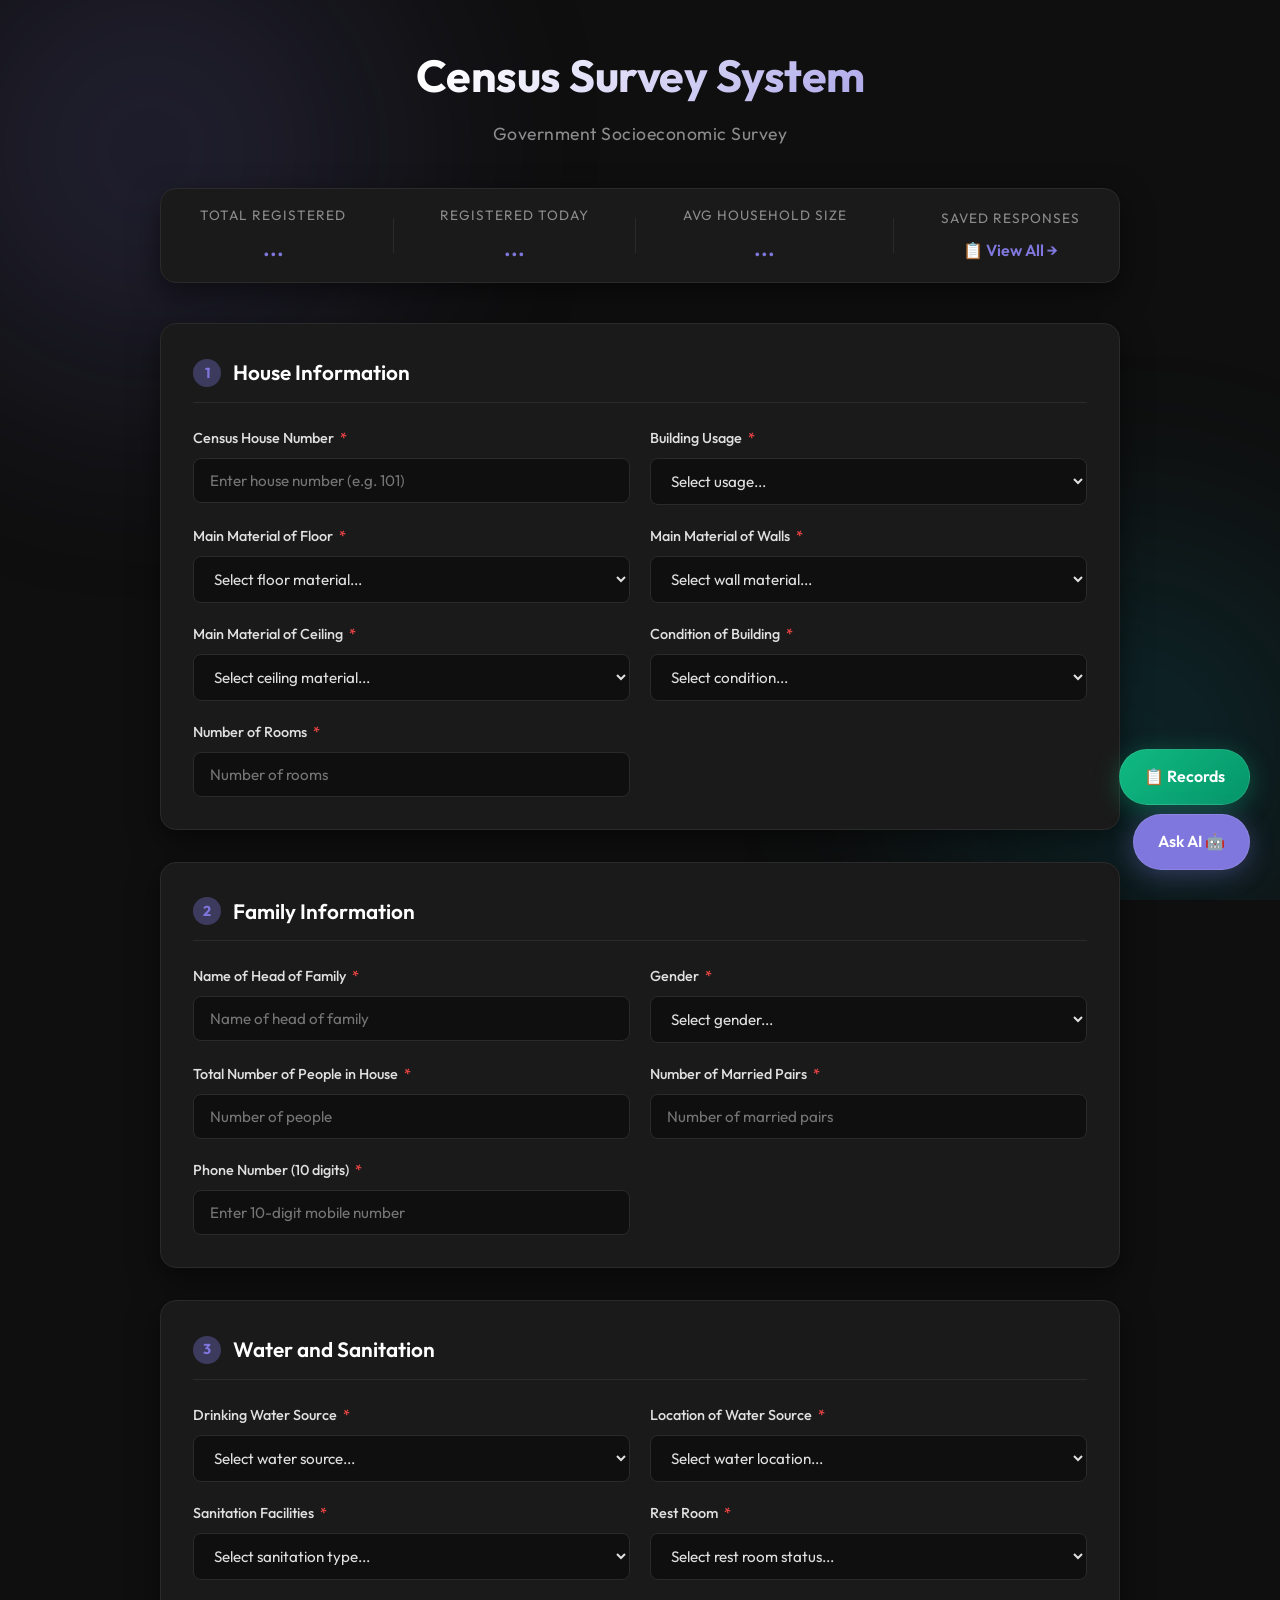
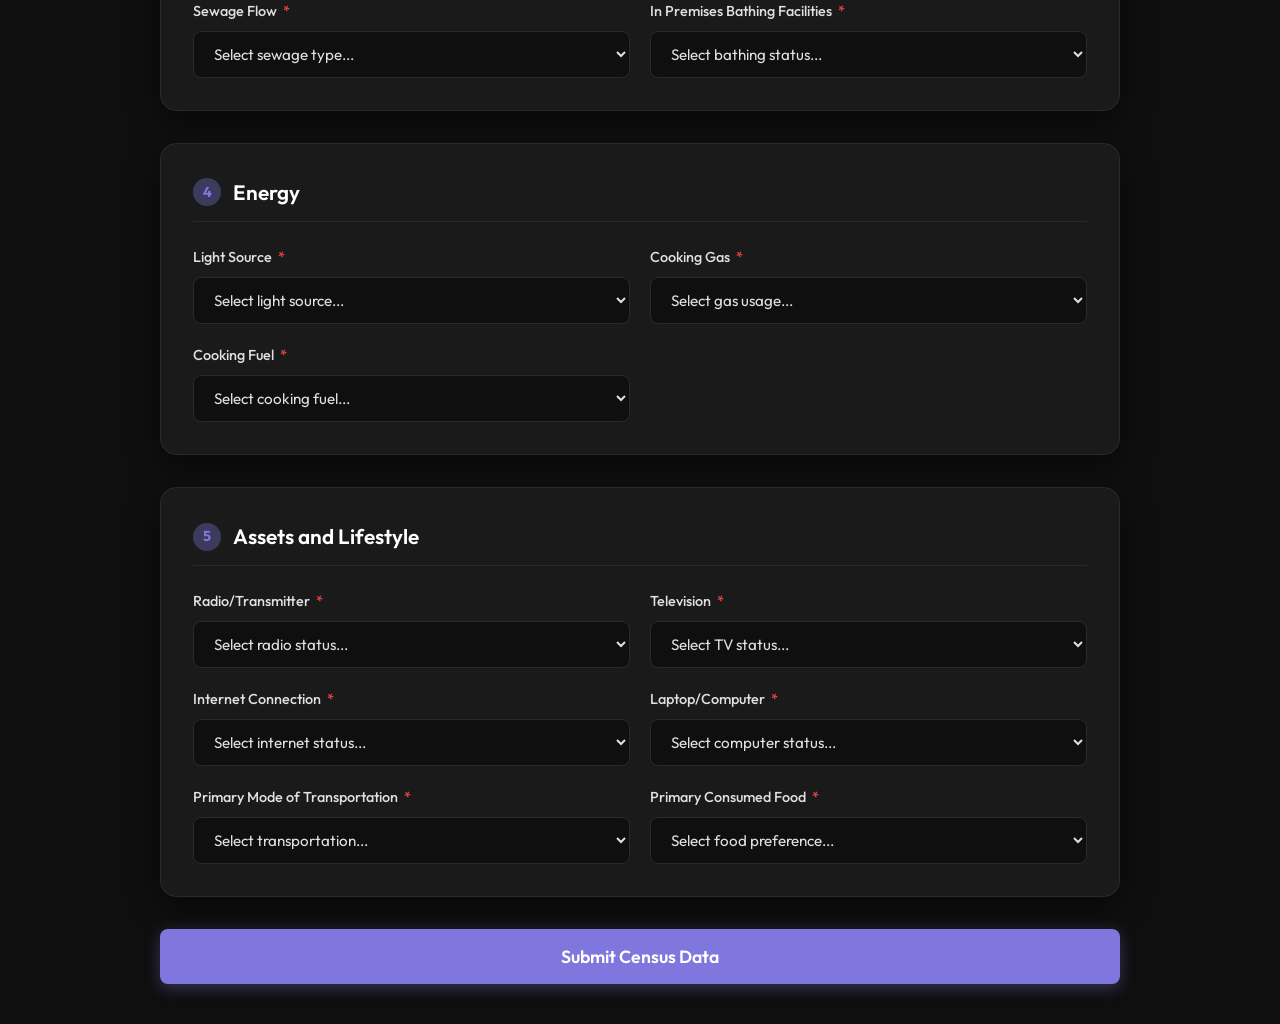
<file: index.html>
<!DOCTYPE html>
<html lang="en">
<head>
    <meta charset="UTF-8">
    <meta name="viewport" content="width=device-width, initial-scale=1.0">
    <meta name="description" content="Census Survey System - Government Socioeconomic Survey">
    <title>Census Survey System</title>
    <link rel="stylesheet" href="css/style.css">
</head>
<body>
    <div class="bg-decor"></div>

    <div class="toast-container" id="toast-container"></div>

    <div class="app-container">
        <!-- Header -->
        <header>
            <h1 id="main-title">Census Survey System</h1>
            <p class="subtitle">Government Socioeconomic Survey</p>
        </header>

        <!-- Stats Bar -->
        <div class="stats-bar">
            <div class="stats-item">
                <span class="stats-label">Total Registered</span>
                <span class="stats-value" id="stat-total">...</span>
            </div>
            <div class="stats-divider"></div>
            <div class="stats-item">
                <span class="stats-label">Registered Today</span>
                <span class="stats-value" id="stat-today">...</span>
            </div>
            <div class="stats-divider"></div>
            <div class="stats-item">
                <span class="stats-label">Avg Household Size</span>
                <span class="stats-value" id="stat-avg-size">...</span>
            </div>
            <div class="stats-divider"></div>
            <div class="stats-item">
                <a href="records.html" style="text-decoration:none; color:inherit; display:flex; flex-direction:column; align-items:center; gap:4px;">
                    <span class="stats-label">Saved Responses</span>
                    <span class="stats-value" style="font-size:1rem; display:flex; align-items:center; gap:6px;">📋 View All →</span>
                </a>
            </div>
        </div>

        <!-- Census Survey Form -->
        <form class="survey-form" id="censusForm">
            <!-- SECTION 1 -->
            <div class="form-section">
                <h2 class="section-title">
                    <span class="section-number">1</span>
                    House Information
                </h2>
                <div class="form-grid">
                    <div class="form-group">
                        <label for="census_house_number">Census House Number <span class="req">*</span></label>
                        <input type="text" id="census_house_number" name="census_house_number" placeholder="Enter house number (e.g. 101)" required>
                    </div>
                    <div class="form-group">
                        <label for="building_usage">Building Usage <span class="req">*</span></label>
                        <select id="building_usage" name="building_usage" required onchange="handleBuildingUsageChange()">
                            <option value="" disabled selected>Select usage...</option>
                            <option value="Residential">Residential</option>
                            <option value="Residential-cum-other use">Residential-cum-other use</option>
                            <option value="Shop">Shop</option>
                            <option value="Office">Office</option>
                            <option value="School">School</option>
                            <option value="Other">Other</option>
                        </select>
                    </div>
                    <div class="form-group">
                        <label for="floor_material">Main Material of Floor <span class="req">*</span></label>
                        <select id="floor_material" name="floor_material" required>
                            <option value="" disabled selected>Select floor material...</option>
                            <option value="Mud/Dirt">Mud/Dirt</option>
                            <option value="Wood">Wood</option>
                            <option value="Brick">Brick</option>
                            <option value="Cement">Cement</option>
                            <option value="Mosaic/Tile">Mosaic/Tile</option>
                            <option value="Stone">Stone</option>
                            <option value="Other">Other</option>
                        </select>
                    </div>
                    <div class="form-group">
                        <label for="wall_material">Main Material of Walls <span class="req">*</span></label>
                        <select id="wall_material" name="wall_material" required>
                            <option value="" disabled selected>Select wall material...</option>
                            <option value="Grass/Thatch">Grass/Thatch</option>
                            <option value="Plastic/Polythene">Plastic/Polythene</option>
                            <option value="Mud">Mud</option>
                            <option value="Wood">Wood</option>
                            <option value="Burnt Brick">Burnt Brick</option>
                            <option value="Stone">Stone</option>
                            <option value="Cement">Cement</option>
                            <option value="Other">Other</option>
                        </select>
                    </div>
                    <div class="form-group">
                        <label for="ceiling_material">Main Material of Ceiling <span class="req">*</span></label>
                        <select id="ceiling_material" name="ceiling_material" required>
                            <option value="" disabled selected>Select ceiling material...</option>
                            <option value="Grass/Thatch">Grass/Thatch</option>
                            <option value="Plastic">Plastic</option>
                            <option value="Wood">Wood</option>
                            <option value="Brick/Lime">Brick/Lime</option>
                            <option value="Tiles">Tiles</option>
                            <option value="Cement">Cement</option>
                            <option value="RCC">RCC</option>
                            <option value="Other">Other</option>
                        </select>
                    </div>
                    <div class="form-group">
                        <label for="building_condition">Condition of Building <span class="req">*</span></label>
                        <select id="building_condition" name="building_condition" required>
                            <option value="" disabled selected>Select condition...</option>
                            <option value="Good">Good</option>
                            <option value="Liveable">Liveable</option>
                            <option value="Dilapidated">Dilapidated</option>
                        </select>
                    </div>
                    <div class="form-group">
                        <label for="rooms">Number of Rooms <span class="req">*</span></label>
                        <input type="number" id="rooms" name="rooms" min="0" placeholder="Number of rooms" required>
                    </div>
                </div>
            </div>

            <!-- SECTION 2 -->
            <div class="form-section">
                <h2 class="section-title">
                    <span class="section-number">2</span>
                    Family Information
                </h2>
                <div class="form-grid">
                    <div class="form-group">
                        <label for="head_of_family_name">Name of Head of Family <span class="req" id="head-req">*</span></label>
                        <input type="text" id="head_of_family_name" name="head_of_family_name" placeholder="Name of head of family" required>
                    </div>
                    <div class="form-group">
                        <label for="gender">Gender <span class="req" id="gender-req">*</span></label>
                        <select id="gender" name="gender" required>
                            <option value="" disabled selected>Select gender...</option>
                            <option value="Male">Male</option>
                            <option value="Female">Female</option>
                            <option value="Other">Other</option>
                        </select>
                    </div>
                    <div class="form-group">
                        <label for="number_of_people">Total Number of People in House <span class="req">*</span></label>
                        <input type="number" id="number_of_people" name="number_of_people" min="0" placeholder="Number of people" required>
                    </div>
                    <div class="form-group">
                        <label for="married_pairs">Number of Married Pairs <span class="req">*</span></label>
                        <input type="number" id="married_pairs" name="married_pairs" min="0" placeholder="Number of married pairs" required>
                    </div>
                    <div class="form-group">
                        <label for="phone_number">Phone Number (10 digits) <span class="req">*</span></label>
                        <input type="tel" id="phone_number" name="phone_number" placeholder="Enter 10-digit mobile number" maxlength="10" required>
                    </div>
                </div>
            </div>

            <!-- SECTION 3 -->
            <div class="form-section">
                <h2 class="section-title">
                    <span class="section-number">3</span>
                    Water and Sanitation
                </h2>
                <div class="form-grid">
                    <div class="form-group">
                        <label for="drinking_water_source">Drinking Water Source <span class="req">*</span></label>
                        <select id="drinking_water_source" name="drinking_water_source" required>
                            <option value="" disabled selected>Select water source...</option>
                            <option value="Tap/Piped water">Tap/Piped water</option>
                            <option value="Hand pump">Hand pump</option>
                            <option value="Tubewell/Borewell">Tubewell/Borewell</option>
                            <option value="Well">Well</option>
                            <option value="River/Canal">River/Canal</option>
                            <option value="Tank/Pond">Tank/Pond</option>
                            <option value="Other">Other</option>
                        </select>
                    </div>
                    <div class="form-group">
                        <label for="water_source_location">Location of Water Source <span class="req">*</span></label>
                        <select id="water_source_location" name="water_source_location" required>
                            <option value="" disabled selected>Select water location...</option>
                            <option value="Within premises">Within premises</option>
                            <option value="Within 100m">Within 100m</option>
                            <option value="100m to 500m">100m to 500m</option>
                            <option value="More than 500m">More than 500m</option>
                        </select>
                    </div>
                    <div class="form-group">
                        <label for="sanitation_facilities">Sanitation Facilities <span class="req">*</span></label>
                        <select id="sanitation_facilities" name="sanitation_facilities" required>
                            <option value="" disabled selected>Select sanitation type...</option>
                            <option value="Flush/Pour flush">Flush/Pour flush</option>
                            <option value="Pit latrine">Pit latrine</option>
                            <option value="Open defecation">Open defecation</option>
                            <option value="Other">Other</option>
                        </select>
                    </div>
                    <div class="form-group">
                        <label for="rest_room">Rest Room <span class="req">*</span></label>
                        <select id="rest_room" name="rest_room" required>
                            <option value="" disabled selected>Select rest room status...</option>
                            <option value="Yes">Yes</option>
                            <option value="No">No</option>
                        </select>
                    </div>
                    <div class="form-group">
                        <label for="sewage_flow">Sewage Flow <span class="req">*</span></label>
                        <select id="sewage_flow" name="sewage_flow" required>
                            <option value="" disabled selected>Select sewage type...</option>
                            <option value="Closed drainage">Closed drainage</option>
                            <option value="Open drainage">Open drainage</option>
                            <option value="No drainage">No drainage</option>
                        </select>
                    </div>
                    <div class="form-group">
                        <label for="bathing_facilities">In Premises Bathing Facilities <span class="req">*</span></label>
                        <select id="bathing_facilities" name="bathing_facilities" required>
                            <option value="" disabled selected>Select bathing status...</option>
                            <option value="Yes">Yes</option>
                            <option value="No">No</option>
                        </select>
                    </div>
                </div>
            </div>

            <!-- SECTION 4 -->
            <div class="form-section">
                <h2 class="section-title">
                    <span class="section-number">4</span>
                    Energy
                </h2>
                <div class="form-grid">
                    <div class="form-group">
                        <label for="light_source">Light Source <span class="req">*</span></label>
                        <select id="light_source" name="light_source" required>
                            <option value="" disabled selected>Select light source...</option>
                            <option value="Electricity">Electricity</option>
                            <option value="Kerosene">Kerosene</option>
                            <option value="Solar">Solar</option>
                            <option value="Other">Other</option>
                        </select>
                    </div>
                    <div class="form-group">
                        <label for="cooking_gas">Cooking Gas <span class="req">*</span></label>
                        <select id="cooking_gas" name="cooking_gas" required>
                            <option value="" disabled selected>Select gas usage...</option>
                            <option value="Yes">Yes</option>
                            <option value="No">No</option>
                        </select>
                    </div>
                    <div class="form-group">
                        <label for="cooking_fuel">Cooking Fuel <span class="req">*</span></label>
                        <select id="cooking_fuel" name="cooking_fuel" required>
                            <option value="" disabled selected>Select cooking fuel...</option>
                            <option value="LPG">LPG</option>
                            <option value="Firewood">Firewood</option>
                            <option value="Crop residue">Crop residue</option>
                            <option value="Cow dung">Cow dung</option>
                            <option value="Kerosene">Kerosene</option>
                            <option value="Coal">Coal</option>
                            <option value="Electricity">Electricity</option>
                            <option value="Biogas">Biogas</option>
                            <option value="Other">Other</option>
                        </select>
                    </div>
                </div>
            </div>

            <!-- SECTION 5 -->
            <div class="form-section">
                <h2 class="section-title">
                    <span class="section-number">5</span>
                    Assets and Lifestyle
                </h2>
                <div class="form-grid">
                    <div class="form-group">
                        <label for="radio">Radio/Transmitter <span class="req">*</span></label>
                        <select id="radio" name="radio" required>
                            <option value="" disabled selected>Select radio status...</option>
                            <option value="Yes">Yes</option>
                            <option value="No">No</option>
                        </select>
                    </div>
                    <div class="form-group">
                        <label for="tv">Television <span class="req">*</span></label>
                        <select id="tv" name="tv" required>
                            <option value="" disabled selected>Select TV status...</option>
                            <option value="Yes">Yes</option>
                            <option value="No">No</option>
                        </select>
                    </div>
                    <div class="form-group">
                        <label for="internet">Internet Connection <span class="req">*</span></label>
                        <select id="internet" name="internet" required>
                            <option value="" disabled selected>Select internet status...</option>
                            <option value="Yes">Yes</option>
                            <option value="No">No</option>
                        </select>
                    </div>
                    <div class="form-group">
                        <label for="laptop_computer">Laptop/Computer <span class="req">*</span></label>
                        <select id="laptop_computer" name="laptop_computer" required>
                            <option value="" disabled selected>Select computer status...</option>
                            <option value="Yes">Yes</option>
                            <option value="No">No</option>
                        </select>
                    </div>
                    <div class="form-group">
                        <label for="transportation">Primary Mode of Transportation <span class="req">*</span></label>
                        <select id="transportation" name="transportation" required>
                            <option value="" disabled selected>Select transportation...</option>
                            <option value="Walking">Walking</option>
                            <option value="Bicycle">Bicycle</option>
                            <option value="Motorcycle/Scooter">Motorcycle/Scooter</option>
                            <option value="Car/Jeep">Car/Jeep</option>
                            <option value="Auto/Taxi">Auto/Taxi</option>
                            <option value="Bus">Bus</option>
                            <option value="Train">Train</option>
                            <option value="Other">Other</option>
                        </select>
                    </div>
                    <div class="form-group">
                        <label for="primary_food">Primary Consumed Food <span class="req">*</span></label>
                        <select id="primary_food" name="primary_food" required>
                            <option value="" disabled selected>Select food preference...</option>
                            <option value="Vegetarian">Vegetarian</option>
                            <option value="Non-Vegetarian">Non-Vegetarian</option>
                            <option value="Vegan">Vegan</option>
                            <option value="Mixed">Mixed</option>
                        </select>
                    </div>
                </div>
            </div>

            <!-- Submit -->
            <button type="submit" class="btn-primary" id="btnSubmit">
                Submit Census Data
            </button>
        </form>
    </div>

    <!-- Floating Action Buttons -->
    <a href="records.html" class="fab-chat" style="bottom: 95px; background: linear-gradient(135deg, #10b981, #059669); box-shadow: 0 5px 25px rgba(16,185,129,0.35);" aria-label="View Saved Records">
        <span>📋 Records</span>
    </a>
    <a href="chat.html" class="fab-chat" aria-label="Ask AI Assistant">
        <span>Ask AI 🤖</span>
    </a>

    <script>
        const API_URL = "http://localhost:8000";

        // Load stats on page load
        async function loadStats() {
            try {
                const response = await fetch(`${API_URL}/stats`);
                if (response.ok) {
                    const stats = await response.json();
                    document.getElementById("stat-total").textContent = stats.total_records || 0;
                    document.getElementById("stat-today").textContent = stats.todays_count || 0;
                    document.getElementById("stat-avg-size").textContent = stats.average_household_size || "0.0";
                } else {
                    console.error("Failed to fetch stats");
                }
            } catch (err) {
                console.error("Error connecting to server for stats:", err);
            }
        }

        // Adjust validation requirement for Head of Family name and Gender based on building usage.
        // If building usage is Empty, Head of family and Gender are set to 'N/A' and not required.
        function handleBuildingUsageChange() {
            const usage = document.getElementById("building_usage").value;
            const headInput = document.getElementById("head_of_family_name");
            const genderSelect = document.getElementById("gender");
            const headReq = document.getElementById("head-req");
            const genderReq = document.getElementById("gender-req");
            const numPeopleInput = document.getElementById("number_of_people");
            const marriedPairsInput = document.getElementById("married_pairs");

            if (usage === "Empty") {
                headInput.value = "N/A";
                headInput.required = false;
                if (headReq) headReq.style.display = "none";

                genderSelect.value = "Other";
                genderSelect.required = false;
                if (genderReq) genderReq.style.display = "none";

                numPeopleInput.value = "0";
                marriedPairsInput.value = "0";
            } else {
                if (headInput.value === "N/A") headInput.value = "";
                headInput.required = true;
                if (headReq) headReq.style.display = "inline";

                if (genderSelect.value === "Other" && usage !== "Empty") genderSelect.value = "";
                genderSelect.required = true;
                if (genderReq) genderReq.style.display = "inline";

                if (numPeopleInput.value === "0") numPeopleInput.value = "";
                if (marriedPairsInput.value === "0") marriedPairsInput.value = "";
            }
        }

        // Display beautiful toasts
        function showToast(message, isError = false) {
            const container = document.getElementById("toast-container");
            const toast = document.createElement("div");
            toast.className = `toast-msg${isError ? " error" : ""}`;
            toast.innerHTML = `
                <span>${isError ? '⚠️' : '✅'}</span>
                <span>${message}</span>
            `;
            container.appendChild(toast);
            
            // Auto remove toast
            setTimeout(() => {
                toast.style.opacity = '0';
                toast.style.transform = 'translateX(50px)';
                setTimeout(() => toast.remove(), 300);
            }, 3500);
        }

        // Form Submit Handler
        document.getElementById("censusForm").addEventListener("submit", async function(e) {
            e.preventDefault();
            
            const submitBtn = document.getElementById("btnSubmit");
            
            // Frontend validation: Phone number is 10 digits
            const phoneInput = document.getElementById("phone_number");
            const phoneNumber = phoneInput.value.trim();
            if (!/^\d{10}$/.test(phoneNumber)) {
                showToast("Phone number must be exactly 10 digits", true);
                phoneInput.focus();
                return;
            }

            // Validation: Married pairs cannot exceed possible (i.e. married_pairs * 2 <= number_of_people)
            const numPeople = parseInt(document.getElementById("number_of_people").value) || 0;
            const marriedPairs = parseInt(document.getElementById("married_pairs").value) || 0;
            if (marriedPairs * 2 > numPeople) {
                showToast("Number of married pairs cannot exceed half the total number of people", true);
                document.getElementById("married_pairs").focus();
                return;
            }

            // Gather data
            const formData = new FormData(this);
            const data = {};
            formData.forEach((value, key) => {
                data[key] = value;
            });

            // Convert numbers
            data.number_of_people = parseInt(data.number_of_people) || 0;
            data.rooms = parseInt(data.rooms) || 0;
            data.married_pairs = parseInt(data.married_pairs) || 0;

            submitBtn.disabled = true;
            submitBtn.textContent = "Submitting...";

            try {
                const response = await fetch(`${API_URL}/submit`, {
                    method: "POST",
                    headers: {
                        "Content-Type": "application/json"
                    },
                    body: JSON.stringify(data)
                });

                if (response.ok) {
                    const result = await response.json();
                    showToast(result.message || "Census record saved successfully");
                    
                    // Reset form after 2 seconds
                    setTimeout(() => {
                        document.getElementById("censusForm").reset();
                        // Re-enable submit
                        submitBtn.disabled = false;
                        submitBtn.textContent = "Submit Census Data";
                        // Re-load stats
                        loadStats();
                    }, 2000);
                } else {
                    const errDetail = await response.json();
                    showToast(errDetail.detail || "Submission failed", true);
                    submitBtn.disabled = false;
                    submitBtn.textContent = "Submit Census Data";
                }
            } catch (err) {
                console.error("Submit error:", err);
                showToast("Connection to server failed. Please ensure the backend is running.", true);
                submitBtn.disabled = false;
                submitBtn.textContent = "Submit Census Data";
            }
        });

        // Initialize Page
        window.addEventListener("DOMContentLoaded", () => {
            loadStats();
        });
    </script>
</body>
</html>
</file>
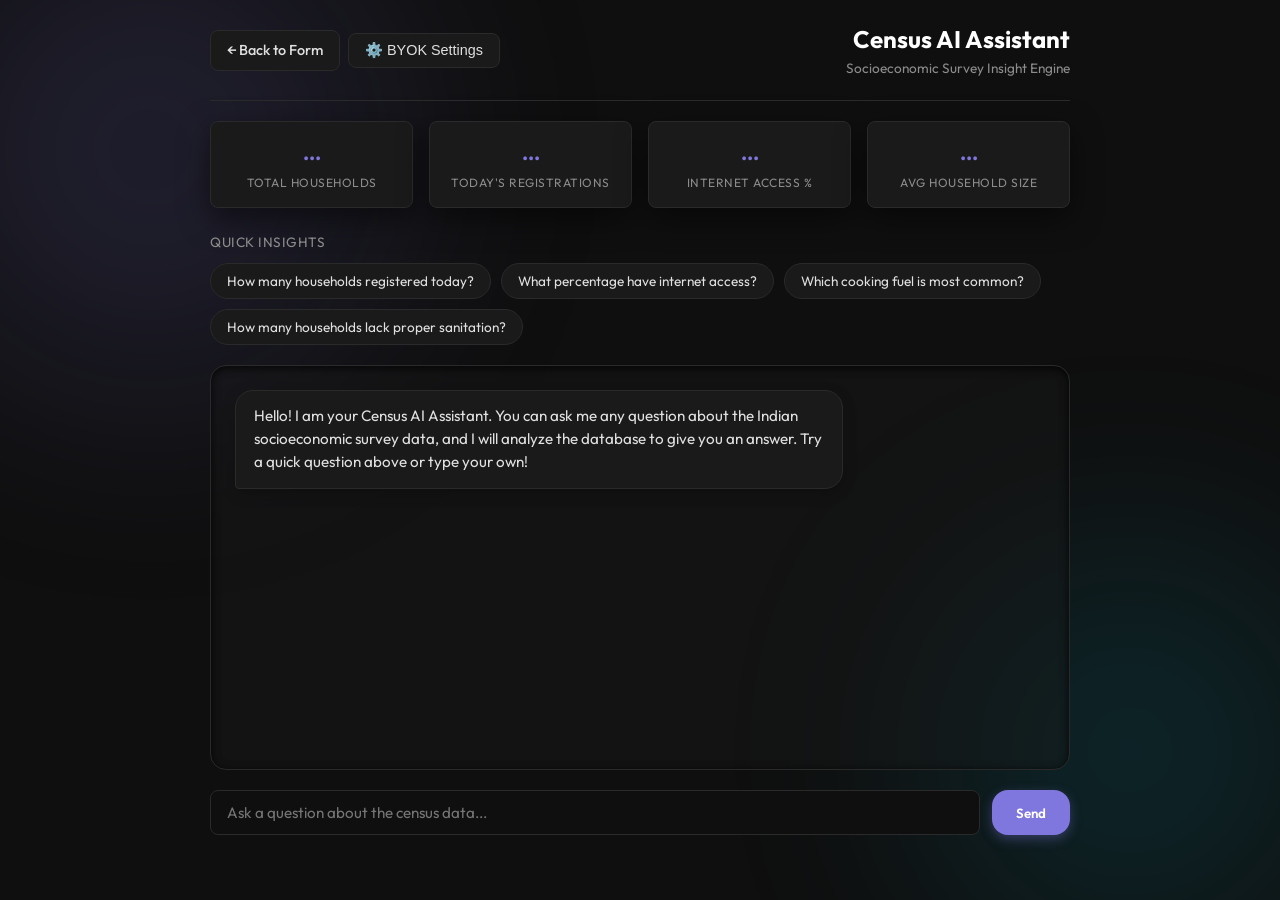
<file: chat.html>
<!DOCTYPE html>
<html lang="en">
<head>
    <meta charset="UTF-8">
    <meta name="viewport" content="width=device-width, initial-scale=1.0">
    <meta name="description" content="Census AI Assistant - Natural language access to census data">
    <title>Census AI Assistant</title>
    <link rel="stylesheet" href="css/style.css">
    <script src="js/byok.js"></script>
</head>
<body>
    <div class="bg-decor"></div>

    <div class="toast-container" id="toast-container"></div>

    <div class="chat-container">
        <!-- Chat Header -->
        <div class="chat-header">
            <div style="display: flex; gap: 8px; align-items: center;">
                <a href="index.html" class="btn-back">
                    &larr; Back to Form
                </a>
                <button class="btn-back" id="btnToggleSettings" onclick="toggleSettingsModal()">
                    ⚙️ BYOK Settings
                </button>
            </div>
            <div style="text-align: right;">
                <h2 style="font-size: 1.5rem; font-weight: 700; color: #fff; display: flex; align-items: center; justify-content: flex-end; gap: 8px;">
                    Census AI Assistant
                    <span id="byokHeaderBadge" class="byok-indicator-badge" style="display: none;">BYOK⚡</span>
                </h2>
                <p style="font-size: 0.85rem; color: var(--text-muted);">Socioeconomic Survey Insight Engine</p>
            </div>
        </div>

        <!-- Chat Stats Grid -->
        <div class="chat-stats-grid">
            <div class="chat-stat-card">
                <div class="chat-stat-val" id="stat-total-households">...</div>
                <div class="chat-stat-lbl">Total Households</div>
            </div>
            <div class="chat-stat-card">
                <div class="chat-stat-val" id="stat-today-registrations">...</div>
                <div class="chat-stat-lbl">Today's Registrations</div>
            </div>
            <div class="chat-stat-card">
                <div class="chat-stat-val" id="stat-internet-access">...</div>
                <div class="chat-stat-lbl">Internet Access %</div>
            </div>
            <div class="chat-stat-card">
                <div class="chat-stat-val" id="stat-avg-size">...</div>
                <div class="chat-stat-lbl">Avg Household Size</div>
            </div>
        </div>

        <!-- Quick Questions -->
        <div>
            <div class="quick-questions-label">Quick Insights</div>
            <div class="quick-questions">
                <button class="quick-btn" onclick="sendQuickQuestion(this)">How many households registered today?</button>
                <button class="quick-btn" onclick="sendQuickQuestion(this)">What percentage have internet access?</button>
                <button class="quick-btn" onclick="sendQuickQuestion(this)">Which cooking fuel is most common?</button>
                <button class="quick-btn" onclick="sendQuickQuestion(this)">How many households lack proper sanitation?</button>
            </div>
        </div>

        <!-- Chat History -->
        <div class="chat-history" id="chatHistory">
            <!-- Initial Greeting -->
            <div class="message ai">
                Hello! I am your Census AI Assistant. You can ask me any question about the Indian socioeconomic survey data, and I will analyze the database to give you an answer. Try a quick question above or type your own!
            </div>

            <!-- Typing Indicator (hidden by default) -->
            <div class="typing-indicator" id="typingIndicator">
                <div class="typing-dot"></div>
                <div class="typing-dot"></div>
                <div class="typing-dot"></div>
            </div>
        </div>

        <!-- Input Footer -->
        <div class="chat-footer">
            <div class="chat-input-wrap">
                <input type="text" class="chat-input" id="chatInput" placeholder="Ask a question about the census data..." onkeydown="handleInputKeydown(event)">
            </div>
            <button class="btn-send" id="btnSend" onclick="submitQuestion()">Send</button>
        </div>
    </div>

    <!-- BYOK Settings Modal -->
    <div class="byok-modal-overlay" id="byokSettingsModal" style="display: none;">
        <div class="byok-modal-card">
            <div class="byok-modal-header">
                <h3>Bring Your Own Key (BYOK)</h3>
                <button class="byok-close-btn" onclick="toggleSettingsModal()">&times;</button>
            </div>
            <div class="byok-modal-body">
                <!-- Toggle Mode -->
                <div class="byok-form-group">
                    <label class="byok-switch-label">
                        <span>Enable Client-Side BYOK AI</span>
                        <div>
                            <input type="checkbox" id="byokEnabledToggle" onchange="handleBYOKToggle()">
                            <span class="byok-slider"></span>
                        </div>
                    </label>
                    <p class="byok-help-text">When enabled, AI generation runs directly in your browser using your custom keys instead of the server key.</p>
                </div>

                <!-- Provider Selector -->
                <div class="byok-form-group byok-conditional">
                    <label for="byokProviderSelect">AI Provider</label>
                    <select id="byokProviderSelect" onchange="handleProviderChange()">
                        <option value="gemini">Google Gemini</option>
                        <option value="groq">Groq / OpenAI-Compatible</option>
                    </select>
                </div>

                <!-- API Key -->
                <div class="byok-form-group byok-conditional">
                    <label for="byokApiKeyInput">API Key</label>
                    <div style="position: relative;">
                        <input type="password" id="byokApiKeyInput" placeholder="Enter your API key..." style="padding-right: 46px;">
                        <button type="button" class="byok-visibility-btn" id="btnToggleKeyVisibility" onclick="toggleKeyVisibility()">👁️</button>
                    </div>
                </div>

                <!-- Endpoint URL (Conditional for Groq/OpenAI) -->
                <div class="byok-form-group byok-conditional" id="groqEndpointGroup" style="display: none;">
                    <label for="byokEndpointInput">Endpoint Base URL</label>
                    <input type="text" id="byokEndpointInput" placeholder="https://api.groq.com/openai/v1">
                    <p class="byok-help-text">Base URL for OpenAI-compatible completions.</p>
                </div>

                <!-- Model Selection -->
                <div class="byok-form-group byok-conditional">
                    <label>Model Name</label>
                    <div id="geminiModelContainer">
                        <select id="byokGeminiModelSelect" onchange="handleGeminiModelChange()">
                            <option value="gemini-2.0-flash">gemini-2.0-flash (Recommended)</option>
                            <option value="gemini-1.5-flash">gemini-1.5-flash</option>
                            <option value="gemini-1.5-pro">gemini-1.5-pro</option>
                            <option value="custom">Custom Model...</option>
                        </select>
                        <input type="text" id="byokGeminiModelCustom" placeholder="e.g. gemini-2.5-flash" style="display: none; margin-top: 8px;">
                    </div>
                    <div id="groqModelContainer" style="display: none;">
                        <select id="byokGroqModelSelect" onchange="handleGroqModelChange()">
                            <option value="mixtral-8x7b-32768">mixtral-8x7b-32768 (Groq)</option>
                            <option value="llama3-8b-8192">llama3-8b-8192 (Groq)</option>
                            <option value="llama3-70b-8192">llama3-70b-8192 (Groq)</option>
                            <option value="custom">Custom Model...</option>
                        </select>
                        <input type="text" id="byokGroqModelCustom" placeholder="e.g. gpt-4o" style="display: none; margin-top: 8px;">
                    </div>
                </div>

                <!-- Test Connection Row -->
                <div class="byok-actions-row">
                    <button type="button" class="byok-test-btn" id="btnTestBYOK" onclick="testBYOKConnection()">Test Connection</button>
                    <span id="byokTestStatus" class="byok-status-badge"></span>
                </div>
            </div>
            <div class="byok-modal-footer">
                <button type="button" class="byok-save-btn" onclick="saveBYOKSettings()">Save & Close</button>
            </div>
        </div>
    </div>

    <script>
        const API_URL = "http://localhost:8000";
        const chatHistory = document.getElementById("chatHistory");
        const chatInput = document.getElementById("chatInput");
        const typingIndicator = document.getElementById("typingIndicator");
        const btnSend = document.getElementById("btnSend");

        // Load stats on page load
        async function loadStats() {
            try {
                const response = await fetch(`${API_URL}/stats`);
                if (response.ok) {
                    const stats = await response.json();
                    document.getElementById("stat-total-households").textContent = stats.total_records || 0;
                    document.getElementById("stat-today-registrations").textContent = stats.todays_count || 0;
                    document.getElementById("stat-internet-access").textContent = (stats.internet_pct || 0) + "%";
                    document.getElementById("stat-avg-size").textContent = stats.average_household_size || "0.0";
                } else {
                    console.error("Failed to load stats");
                }
            } catch (err) {
                console.error("Error connecting to server for stats:", err);
            }
        }

        // Display beautiful toasts
        function showToast(message, isError = false) {
            const container = document.getElementById("toast-container");
            const toast = document.createElement("div");
            toast.className = `toast-msg${isError ? " error" : ""}`;
            toast.innerHTML = `
                <span>${isError ? '⚠️' : '✅'}</span>
                <span>${message}</span>
            `;
            container.appendChild(toast);
            
            // Auto remove toast
            setTimeout(() => {
                toast.style.opacity = '0';
                toast.style.transform = 'translateX(50px)';
                setTimeout(() => toast.remove(), 300);
            }, 3500);
        }

        // Add message to chat area
        function appendMessage(text, isUser = false) {
            const msg = document.createElement("div");
            msg.className = `message ${isUser ? 'user' : 'ai'}`;
            msg.textContent = text;
            
            // Insert before typing indicator
            chatHistory.insertBefore(msg, typingIndicator);
            
            // Scroll to bottom
            chatHistory.scrollTop = chatHistory.scrollHeight;
        }

        // Show/hide typing indicator
        function setTypingState(isTyping) {
            if (isTyping) {
                typingIndicator.style.display = "flex";
                chatHistory.scrollTop = chatHistory.scrollHeight;
            } else {
                typingIndicator.style.display = "none";
            }
        }

        // Send a message
        async function submitQuestion() {
            const question = chatInput.value.trim();
            if (!question) return;

            // Clear input
            chatInput.value = "";
            chatInput.blur();

            // Append user message
            appendMessage(question, true);

            // Show typing indicator
            setTypingState(true);
            chatInput.disabled = true;
            btnSend.disabled = true;

            // Check if BYOK Client is active
            if (BYOKStorage.isEnabled()) {
                try {
                    const client = getBYOKClient();
                    if (!client) {
                        throw new Error(BYOK_ERRORS.NO_API_KEY);
                    }

                    // 1. Generate SQL
                    const sqlQuery = await client.generateSQL(question);
                    console.log("BYOK Generated SQL:", sqlQuery);

                    // 2. Execute SQL against database
                    const dbResponse = await fetch(`${API_URL}/run-sql`, {
                        method: "POST",
                        headers: {
                            "Content-Type": "application/json"
                        },
                        body: JSON.stringify({ sql: sqlQuery })
                    });

                    if (!dbResponse.ok) {
                        const errDetail = await dbResponse.json();
                        throw new Error(`Database Error: ${errDetail.detail || "Failed to execute SQL query."}`);
                    }

                    const dbData = await dbResponse.json();
                    const dbResults = dbData.results;
                    console.log("BYOK SQL Query Result:", dbResults);

                    // 3. Humanize result
                    const answer = await client.humanizeResult(question, sqlQuery, dbResults);

                    setTypingState(false);
                    chatInput.disabled = false;
                    btnSend.disabled = false;
                    chatInput.focus();

                    appendMessage(answer || "No response received.");
                } catch (err) {
                    console.error("BYOK Ask error:", err);
                    setTypingState(false);
                    chatInput.disabled = false;
                    btnSend.disabled = false;
                    chatInput.focus();

                    // Translate clean errors
                    let errMsg = "Something went wrong.";
                    if (err.message === BYOK_ERRORS.NO_API_KEY) {
                        errMsg = "Error: No API key configured. Please open BYOK Settings and enter your key.";
                        showToast("API Key is missing", true);
                    } else if (err.message === BYOK_ERRORS.INVALID_API_KEY) {
                        errMsg = "Error: Invalid API Key. Please check your credentials in the BYOK Settings.";
                        showToast("Invalid API credentials", true);
                    } else if (err.message === BYOK_ERRORS.RATE_LIMITED) {
                        errMsg = "Error: Rate Limit Exceeded. You are being rate-limited by the provider. Please try again in a moment.";
                        showToast("Rate limit exceeded", true);
                    } else if (err.message === BYOK_ERRORS.NETWORK_ERROR) {
                        errMsg = "Error: Network connection failed. Please check your internet connection or Endpoint URL.";
                        showToast("Network connection error", true);
                    } else {
                        errMsg = err.message || "Failed to communicate with client-side AI assistant.";
                    }
                    appendMessage(errMsg);
                }
                return;
            }

            // Otherwise, fallback to the original default server AI
            try {
                const response = await fetch(`${API_URL}/ask`, {
                    method: "POST",
                    headers: {
                        "Content-Type": "application/json"
                    },
                    body: JSON.stringify({ question })
                });

                setTypingState(false);
                chatInput.disabled = false;
                btnSend.disabled = false;
                chatInput.focus();

                if (response.ok) {
                    const result = await response.json();
                    appendMessage(result.answer || "No response received.");
                } else {
                    const errDetail = await response.json();
                    appendMessage(`Error: ${errDetail.detail || "Something went wrong on the server."}`);
                }
            } catch (err) {
                console.error("Ask error:", err);
                setTypingState(false);
                chatInput.disabled = false;
                btnSend.disabled = false;
                chatInput.focus();
                appendMessage("Failed to reach the server. Please ensure the backend is running at http://localhost:8000.");
            }
        }

        // Handle quick questions
        function sendQuickQuestion(button) {
            chatInput.value = button.textContent;
            submitQuestion();
        }

        // Handle Enter keypress
        function handleInputKeydown(e) {
            if (e.key === "Enter") {
                e.preventDefault();
                submitQuestion();
            }
        }

        // BYOK UI Controller Logic
        function toggleSettingsModal() {
            const modal = document.getElementById("byokSettingsModal");
            if (modal.classList.contains("active")) {
                modal.classList.remove("active");
                setTimeout(() => modal.style.display = "none", 300);
            } else {
                loadBYOKSettingsToUI();
                modal.style.display = "flex";
                setTimeout(() => modal.classList.add("active"), 10);
            }
        }

        function loadBYOKSettingsToUI() {
            const enabled = BYOKStorage.isEnabled();
            document.getElementById("byokEnabledToggle").checked = enabled;

            const provider = BYOKStorage.getProvider();
            document.getElementById("byokProviderSelect").value = provider;

            const key = BYOKStorage.getKey(provider);
            document.getElementById("byokApiKeyInput").value = key;

            const endpoint = BYOKStorage.getEndpoint('groq');
            document.getElementById("byokEndpointInput").value = endpoint;

            // Reset connection test status badge
            const badge = document.getElementById("byokTestStatus");
            badge.className = "byok-status-badge";
            badge.style.display = "none";
            badge.textContent = "";

            // Toggle fields visibility
            handleBYOKToggle();
            handleProviderChange();

            // Set model selections
            const model = BYOKStorage.getModel(provider);
            if (provider === 'gemini') {
                const select = document.getElementById("byokGeminiModelSelect");
                const customInput = document.getElementById("byokGeminiModelCustom");
                if (select.querySelector(`option[value="${model}"]`)) {
                    select.value = model;
                    customInput.style.display = "none";
                } else {
                    select.value = "custom";
                    customInput.value = model;
                    customInput.style.display = "block";
                }
            } else {
                const select = document.getElementById("byokGroqModelSelect");
                const customInput = document.getElementById("byokGroqModelCustom");
                if (select.querySelector(`option[value="${model}"]`)) {
                    select.value = model;
                    customInput.style.display = "none";
                } else {
                    select.value = "custom";
                    customInput.value = model;
                    customInput.style.display = "block";
                }
            }
        }

        function handleBYOKToggle() {
            const enabled = document.getElementById("byokEnabledToggle").checked;
            const conditionals = document.querySelectorAll(".byok-conditional");
            conditionals.forEach(el => {
                if (enabled) {
                    const provider = document.getElementById("byokProviderSelect").value;
                    if (el.id === "groqEndpointGroup" && provider !== "groq") {
                        el.style.display = "none";
                    } else {
                        el.style.display = "flex";
                    }
                } else {
                    el.style.display = "none";
                }
            });
        }

        function handleProviderChange() {
            const provider = document.getElementById("byokProviderSelect").value;
            const endpointGroup = document.getElementById("groqEndpointGroup");
            const geminiModels = document.getElementById("geminiModelContainer");
            const groqModels = document.getElementById("groqModelContainer");
            const enabled = document.getElementById("byokEnabledToggle").checked;

            if (!enabled) return;

            if (provider === 'gemini') {
                endpointGroup.style.display = "none";
                geminiModels.style.display = "block";
                groqModels.style.display = "none";
            } else {
                endpointGroup.style.display = "flex";
                geminiModels.style.display = "none";
                groqModels.style.display = "block";
            }

            // Load key for this provider
            const key = BYOKStorage.getKey(provider);
            document.getElementById("byokApiKeyInput").value = key;
        }

        function toggleKeyVisibility() {
            const input = document.getElementById("byokApiKeyInput");
            const btn = document.getElementById("btnToggleKeyVisibility");
            if (input.type === "password") {
                input.type = "text";
                btn.textContent = "🙈";
            } else {
                input.type = "password";
                btn.textContent = "👁️";
            }
        }

        function handleGeminiModelChange() {
            const val = document.getElementById("byokGeminiModelSelect").value;
            const custom = document.getElementById("byokGeminiModelCustom");
            if (val === "custom") {
                custom.style.display = "block";
            } else {
                custom.style.display = "none";
            }
        }

        function handleGroqModelChange() {
            const val = document.getElementById("byokGroqModelSelect").value;
            const custom = document.getElementById("byokGroqModelCustom");
            if (val === "custom") {
                custom.style.display = "block";
            } else {
                custom.style.display = "none";
            }
        }

        async function testBYOKConnection() {
            const provider = document.getElementById("byokProviderSelect").value;
            const key = document.getElementById("byokApiKeyInput").value.trim();
            const statusBadge = document.getElementById("byokTestStatus");

            if (!key) {
                statusBadge.textContent = "Missing Key";
                statusBadge.className = "byok-status-badge error";
                statusBadge.style.display = "inline-block";
                showToast("Please enter an API Key first", true);
                return;
            }

            statusBadge.textContent = "Testing...";
            statusBadge.className = "byok-status-badge testing";
            statusBadge.style.display = "inline-block";
            document.getElementById("btnTestBYOK").disabled = true;

            try {
                let testClient;
                if (provider === 'gemini') {
                    const selectVal = document.getElementById("byokGeminiModelSelect").value;
                    const modelName = selectVal === "custom" ? document.getElementById("byokGeminiModelCustom").value.trim() : selectVal;
                    testClient = new GeminiClient(key, modelName || "gemini-2.0-flash");
                } else {
                    const endpoint = document.getElementById("byokEndpointInput").value.trim() || "https://api.groq.com/openai/v1";
                    const selectVal = document.getElementById("byokGroqModelSelect").value;
                    const modelName = selectVal === "custom" ? document.getElementById("byokGroqModelCustom").value.trim() : selectVal;
                    testClient = new GroqClient(key, endpoint, modelName || "mixtral-8x7b-32768");
                }

                const success = await testClient.testConnection();
                if (success) {
                    statusBadge.textContent = "Connected";
                    statusBadge.className = "byok-status-badge success";
                    showToast("Connection test successful!");
                }
            } catch (err) {
                console.error("Test connection failed:", err);
                let errMsg = "Failed";
                if (err.message === BYOK_ERRORS.INVALID_API_KEY) {
                    errMsg = "Invalid Key";
                    showToast("Invalid API Key. Please verify.", true);
                } else if (err.message === BYOK_ERRORS.RATE_LIMITED) {
                    errMsg = "Rate Limited";
                    showToast("Rate limit exceeded. Please wait.", true);
                } else if (err.message === BYOK_ERRORS.NETWORK_ERROR) {
                    errMsg = "Network Error";
                    showToast("Network connection error. Check base URL or internet.", true);
                } else {
                    errMsg = "Error";
                    showToast(err.message || "Failed to verify connection", true);
                }
                statusBadge.textContent = errMsg;
                statusBadge.className = "byok-status-badge error";
            } finally {
                document.getElementById("btnTestBYOK").disabled = false;
            }
        }

        function saveBYOKSettings() {
            const enabled = document.getElementById("byokEnabledToggle").checked;
            BYOKStorage.setEnabled(enabled);

            const provider = document.getElementById("byokProviderSelect").value;
            BYOKStorage.setProvider(provider);

            const key = document.getElementById("byokApiKeyInput").value.trim();
            if (key) {
                BYOKStorage.saveKey(provider, key);
            } else {
                BYOKStorage.deleteKey(provider);
            }

            if (provider === 'gemini') {
                const select = document.getElementById("byokGeminiModelSelect").value;
                const model = select === "custom" ? document.getElementById("byokGeminiModelCustom").value.trim() : select;
                BYOKStorage.setModel('gemini', model || 'gemini-2.0-flash');
            } else {
                const select = document.getElementById("byokGroqModelSelect").value;
                const model = select === "custom" ? document.getElementById("byokGroqModelCustom").value.trim() : select;
                BYOKStorage.setModel('groq', model || 'mixtral-8x7b-32768');

                const endpoint = document.getElementById("byokEndpointInput").value.trim();
                BYOKStorage.setEndpoint('groq', endpoint || 'https://api.groq.com/openai/v1');
            }

            updateHeaderBadge();
            toggleSettingsModal();
            showToast("Settings saved successfully.");
        }

        function updateHeaderBadge() {
            const badge = document.getElementById("byokHeaderBadge");
            if (BYOKStorage.isEnabled()) {
                const provider = BYOKStorage.getProvider();
                badge.textContent = `BYOK: ${provider === 'gemini' ? 'Gemini' : 'Groq'} ⚡`;
                badge.style.display = "inline-flex";
            } else {
                badge.style.display = "none";
            }
        }

        // Initialize Page
        window.addEventListener("DOMContentLoaded", () => {
            loadStats();
            updateHeaderBadge();
        });
    </script>
</body>
</html>
</file>
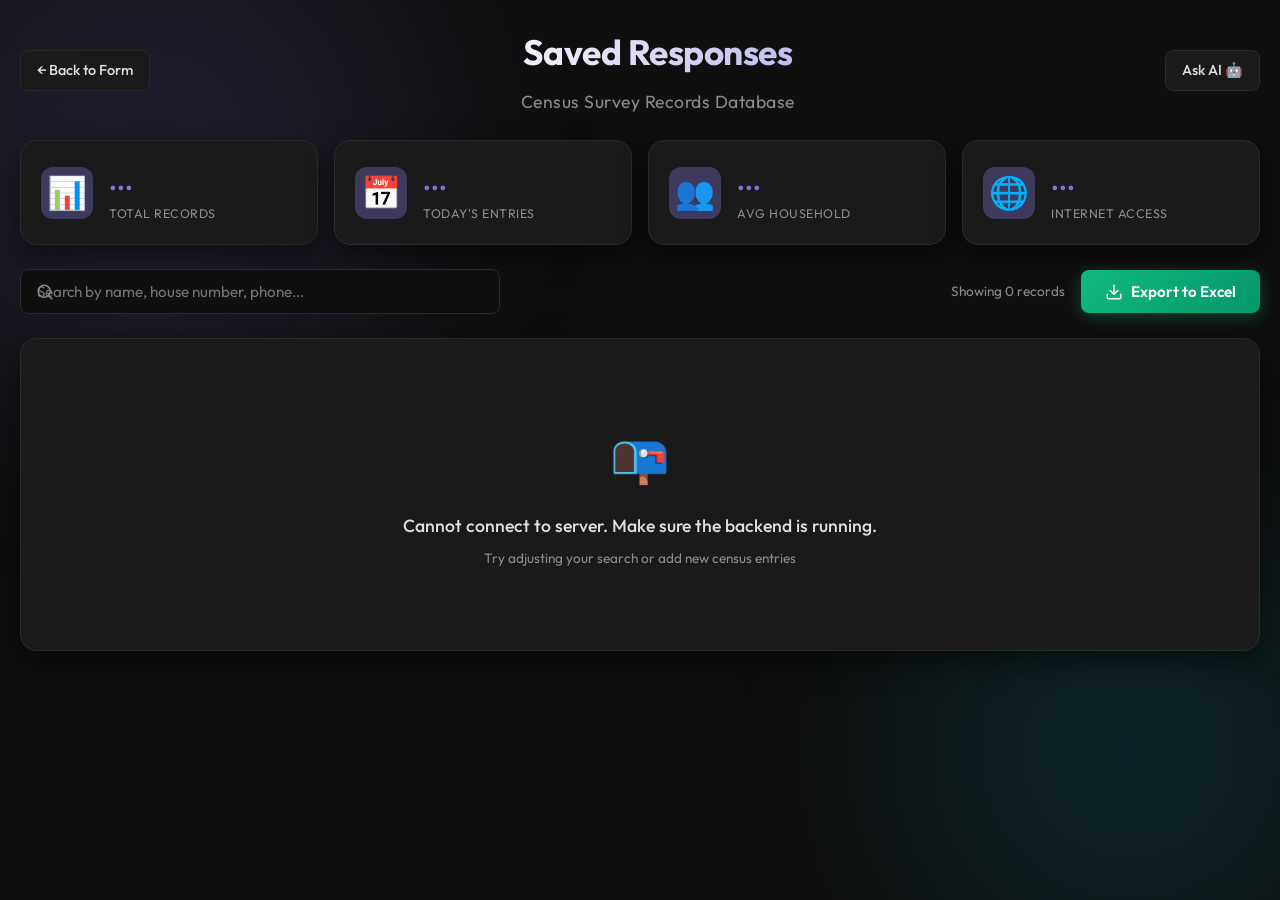
<file: records.html>
<!DOCTYPE html>
<html lang="en">
<head>
    <meta charset="UTF-8">
    <meta name="viewport" content="width=device-width, initial-scale=1.0">
    <meta name="description" content="Census Survey System - View and Export Saved Records">
    <title>Saved Records — Census Survey System</title>
    <link rel="stylesheet" href="css/style.css">
    <script src="https://cdn.sheetjs.com/xlsx-0.20.3/package/dist/xlsx.full.min.js"></script>
</head>
<body>
    <div class="bg-decor"></div>
    <div class="toast-container" id="toast-container"></div>

    <div class="records-container">
        <!-- Header -->
        <div class="records-header">
            <div class="records-header-left">
                <a href="index.html" class="btn-back">&larr; Back to Form</a>
            </div>
            <div class="records-header-center">
                <h1 id="records-title">Saved Responses</h1>
                <p class="subtitle">Census Survey Records Database</p>
            </div>
            <div class="records-header-right">
                <a href="chat.html" class="btn-back">Ask AI 🤖</a>
            </div>
        </div>

        <!-- Stats Cards -->
        <div class="records-stats-grid">
            <div class="records-stat-card">
                <div class="records-stat-icon">📊</div>
                <div>
                    <div class="records-stat-val" id="stat-total">...</div>
                    <div class="records-stat-lbl">Total Records</div>
                </div>
            </div>
            <div class="records-stat-card">
                <div class="records-stat-icon">📅</div>
                <div>
                    <div class="records-stat-val" id="stat-today">...</div>
                    <div class="records-stat-lbl">Today's Entries</div>
                </div>
            </div>
            <div class="records-stat-card">
                <div class="records-stat-icon">👥</div>
                <div>
                    <div class="records-stat-val" id="stat-avg">...</div>
                    <div class="records-stat-lbl">Avg Household</div>
                </div>
            </div>
            <div class="records-stat-card">
                <div class="records-stat-icon">🌐</div>
                <div>
                    <div class="records-stat-val" id="stat-internet">...</div>
                    <div class="records-stat-lbl">Internet Access</div>
                </div>
            </div>
        </div>

        <!-- Toolbar: Search + Export -->
        <div class="records-toolbar">
            <div class="records-search-wrap">
                <svg class="search-icon" width="18" height="18" viewBox="0 0 24 24" fill="none" stroke="currentColor" stroke-width="2" stroke-linecap="round" stroke-linejoin="round">
                    <circle cx="11" cy="11" r="8"></circle>
                    <line x1="21" y1="21" x2="16.65" y2="16.65"></line>
                </svg>
                <input type="text" id="searchInput" class="records-search" placeholder="Search by name, house number, phone...">
            </div>
            <div class="records-toolbar-actions">
                <div class="records-count" id="recordsCount">Showing 0 records</div>
                <button class="btn-export" id="btnExport" onclick="exportToExcel()">
                    <svg width="18" height="18" viewBox="0 0 24 24" fill="none" stroke="currentColor" stroke-width="2" stroke-linecap="round" stroke-linejoin="round">
                        <path d="M21 15v4a2 2 0 0 1-2 2H5a2 2 0 0 1-2-2v-4"></path>
                        <polyline points="7 10 12 15 17 10"></polyline>
                        <line x1="12" y1="15" x2="12" y2="3"></line>
                    </svg>
                    Export to Excel
                </button>
            </div>
        </div>

        <!-- Data Table -->
        <div class="records-table-wrap" id="tableWrap">
            <div class="records-loading" id="loadingState">
                <div class="records-spinner"></div>
                <p>Loading records...</p>
            </div>
            <div class="records-empty" id="emptyState" style="display:none;">
                <div class="records-empty-icon">📭</div>
                <p>No records found</p>
                <span>Try adjusting your search or add new census entries</span>
            </div>
            <table class="records-table" id="recordsTable" style="display:none;">
                <thead>
                    <tr>
                        <th class="th-sticky" data-col="id">#</th>
                        <th data-col="census_house_number">House No.</th>
                        <th data-col="head_of_family_name">Head of Family</th>
                        <th data-col="gender">Gender</th>
                        <th data-col="number_of_people">People</th>
                        <th data-col="rooms">Rooms</th>
                        <th data-col="floor_material">Floor</th>
                        <th data-col="wall_material">Wall</th>
                        <th data-col="ceiling_material">Ceiling</th>
                        <th data-col="building_usage">Usage</th>
                        <th data-col="building_condition">Condition</th>
                        <th data-col="drinking_water_source">Water</th>
                        <th data-col="light_source">Light</th>
                        <th data-col="cooking_fuel">Fuel</th>
                        <th data-col="internet">Internet</th>
                        <th data-col="tv">TV</th>
                        <th data-col="transportation">Transport</th>
                        <th data-col="primary_food">Food</th>
                        <th data-col="phone_number">Phone</th>
                        <th data-col="registered_at">Registered</th>
                    </tr>
                </thead>
                <tbody id="tableBody"></tbody>
            </table>
        </div>

        <!-- Pagination -->
        <div class="records-pagination" id="pagination" style="display:none;">
            <button class="page-btn" id="btnPrev" onclick="changePage(-1)">&laquo; Previous</button>
            <div class="page-info" id="pageInfo">Page 1 of 1</div>
            <button class="page-btn" id="btnNext" onclick="changePage(1)">Next &raquo;</button>
        </div>
    </div>

    <script>
        const API_URL = "http://localhost:8000";
        const ROWS_PER_PAGE = 25;

        let allRecords = [];
        let filteredRecords = [];
        let currentPage = 1;
        let sortCol = "id";
        let sortAsc = false; // Newest first by default

        // ── Load Stats ──
        async function loadStats() {
            try {
                const resp = await fetch(`${API_URL}/stats`);
                if (resp.ok) {
                    const s = await resp.json();
                    animateCounter("stat-total", s.total_records || 0);
                    animateCounter("stat-today", s.todays_count || 0);
                    document.getElementById("stat-avg").textContent = s.average_household_size || "0";
                    document.getElementById("stat-internet").textContent = (s.internet_pct || 0) + "%";
                }
            } catch (e) {
                console.error("Stats error:", e);
            }
        }

        function animateCounter(id, target) {
            const el = document.getElementById(id);
            const duration = 800;
            const start = performance.now();
            function tick(now) {
                const elapsed = now - start;
                const progress = Math.min(elapsed / duration, 1);
                const eased = 1 - Math.pow(1 - progress, 3);
                el.textContent = Math.round(eased * target);
                if (progress < 1) requestAnimationFrame(tick);
            }
            requestAnimationFrame(tick);
        }

        // ── Load Records ──
        async function loadRecords() {
            try {
                const resp = await fetch(`${API_URL}/records`);
                if (resp.ok) {
                    allRecords = await resp.json();
                    filteredRecords = [...allRecords];
                    currentPage = 1;
                    renderTable();
                } else {
                    showEmptyState("Failed to load records from server.");
                }
            } catch (e) {
                console.error("Records error:", e);
                showEmptyState("Cannot connect to server. Make sure the backend is running.");
            }
        }

        // ── Search ──
        document.getElementById("searchInput").addEventListener("input", function () {
            const q = this.value.trim().toLowerCase();
            if (!q) {
                filteredRecords = [...allRecords];
            } else {
                filteredRecords = allRecords.filter(r =>
                    (r.head_of_family_name || "").toLowerCase().includes(q) ||
                    (r.census_house_number || "").toLowerCase().includes(q) ||
                    (r.phone_number || "").includes(q) ||
                    (r.gender || "").toLowerCase().includes(q) ||
                    (r.building_usage || "").toLowerCase().includes(q) ||
                    (r.drinking_water_source || "").toLowerCase().includes(q) ||
                    (r.transportation || "").toLowerCase().includes(q)
                );
            }
            currentPage = 1;
            renderTable();
        });

        // ── Sort by Column ──
        document.querySelectorAll(".records-table th").forEach(th => {
            th.addEventListener("click", () => {
                const col = th.dataset.col;
                if (!col) return;
                if (sortCol === col) {
                    sortAsc = !sortAsc;
                } else {
                    sortCol = col;
                    sortAsc = true;
                }
                // Update sort indicators
                document.querySelectorAll(".records-table th").forEach(h => {
                    h.classList.remove("sort-asc", "sort-desc");
                });
                th.classList.add(sortAsc ? "sort-asc" : "sort-desc");

                filteredRecords.sort((a, b) => {
                    let va = a[col], vb = b[col];
                    if (typeof va === "number" && typeof vb === "number") {
                        return sortAsc ? va - vb : vb - va;
                    }
                    va = String(va || "").toLowerCase();
                    vb = String(vb || "").toLowerCase();
                    return sortAsc ? va.localeCompare(vb) : vb.localeCompare(va);
                });
                currentPage = 1;
                renderTable();
            });
        });

        // ── Render Table ──
        function renderTable() {
            const loading = document.getElementById("loadingState");
            const empty = document.getElementById("emptyState");
            const table = document.getElementById("recordsTable");
            const pagination = document.getElementById("pagination");
            const countEl = document.getElementById("recordsCount");

            loading.style.display = "none";

            if (filteredRecords.length === 0) {
                table.style.display = "none";
                pagination.style.display = "none";
                empty.style.display = "flex";
                countEl.textContent = "Showing 0 records";
                return;
            }

            empty.style.display = "none";
            table.style.display = "table";

            const totalPages = Math.ceil(filteredRecords.length / ROWS_PER_PAGE);
            if (currentPage > totalPages) currentPage = totalPages;
            const start = (currentPage - 1) * ROWS_PER_PAGE;
            const pageRecords = filteredRecords.slice(start, start + ROWS_PER_PAGE);

            const tbody = document.getElementById("tableBody");
            tbody.innerHTML = "";

            pageRecords.forEach((r, i) => {
                const tr = document.createElement("tr");
                tr.style.animationDelay = `${i * 20}ms`;
                tr.innerHTML = `
                    <td class="td-id">${r.id}</td>
                    <td>${esc(r.census_house_number)}</td>
                    <td class="td-name">${esc(r.head_of_family_name)}</td>
                    <td><span class="badge badge-${(r.gender||'').toLowerCase()}">${esc(r.gender)}</span></td>
                    <td>${r.number_of_people}</td>
                    <td>${r.rooms}</td>
                    <td>${esc(r.floor_material)}</td>
                    <td>${esc(r.wall_material)}</td>
                    <td>${esc(r.ceiling_material)}</td>
                    <td>${esc(r.building_usage)}</td>
                    <td><span class="badge badge-condition-${(r.building_condition||'').toLowerCase()}">${esc(r.building_condition)}</span></td>
                    <td>${esc(r.drinking_water_source)}</td>
                    <td>${esc(r.light_source)}</td>
                    <td>${esc(r.cooking_fuel)}</td>
                    <td><span class="badge badge-bool-${(r.internet||'').toLowerCase()}">${esc(r.internet)}</span></td>
                    <td><span class="badge badge-bool-${(r.tv||'').toLowerCase()}">${esc(r.tv)}</span></td>
                    <td>${esc(r.transportation)}</td>
                    <td>${esc(r.primary_food)}</td>
                    <td class="td-phone">${esc(r.phone_number)}</td>
                    <td class="td-date">${formatDate(r.registered_at)}</td>
                `;
                tbody.appendChild(tr);
            });

            // Pagination
            const showFrom = start + 1;
            const showTo = Math.min(start + ROWS_PER_PAGE, filteredRecords.length);
            countEl.textContent = `Showing ${showFrom}–${showTo} of ${filteredRecords.length} records`;

            if (totalPages > 1) {
                pagination.style.display = "flex";
                document.getElementById("pageInfo").textContent = `Page ${currentPage} of ${totalPages}`;
                document.getElementById("btnPrev").disabled = currentPage <= 1;
                document.getElementById("btnNext").disabled = currentPage >= totalPages;
            } else {
                pagination.style.display = "none";
            }
        }

        function changePage(dir) {
            const totalPages = Math.ceil(filteredRecords.length / ROWS_PER_PAGE);
            currentPage = Math.max(1, Math.min(totalPages, currentPage + dir));
            renderTable();
            document.getElementById("tableWrap").scrollTo({ top: 0, behavior: "smooth" });
        }

        function showEmptyState(msg) {
            document.getElementById("loadingState").style.display = "none";
            document.getElementById("recordsTable").style.display = "none";
            const empty = document.getElementById("emptyState");
            empty.style.display = "flex";
            empty.querySelector("p").textContent = msg || "No records found";
        }

        function esc(str) {
            if (str === null || str === undefined) return "";
            const d = document.createElement("div");
            d.textContent = String(str);
            return d.innerHTML;
        }

        function formatDate(dt) {
            if (!dt) return "—";
            try {
                const d = new Date(dt);
                return d.toLocaleDateString("en-IN", { day: "2-digit", month: "short", year: "numeric" });
            } catch {
                return dt;
            }
        }

        // ── Export to Excel ──
        function exportToExcel() {
            if (filteredRecords.length === 0) {
                showToast("No records to export", true);
                return;
            }

            showToast("Preparing Excel export...");

            // Column headers in a readable format
            const headers = {
                id: "ID",
                census_house_number: "House Number",
                head_of_family_name: "Head of Family",
                gender: "Gender",
                number_of_people: "Number of People",
                rooms: "Rooms",
                married_pairs: "Married Pairs",
                floor_material: "Floor Material",
                wall_material: "Wall Material",
                ceiling_material: "Ceiling Material",
                building_usage: "Building Usage",
                building_condition: "Building Condition",
                drinking_water_source: "Drinking Water Source",
                water_source_location: "Water Source Location",
                light_source: "Light Source",
                sanitation_facilities: "Sanitation Facilities",
                rest_room: "Rest Room",
                sewage_flow: "Sewage Flow",
                bathing_facilities: "Bathing Facilities",
                cooking_gas: "Cooking Gas",
                cooking_fuel: "Cooking Fuel",
                radio: "Radio/Transmitter",
                tv: "Television",
                internet: "Internet",
                laptop_computer: "Laptop/Computer",
                transportation: "Transportation",
                primary_food: "Primary Food",
                phone_number: "Phone Number",
                registered_at: "Registered At"
            };

            const orderedKeys = Object.keys(headers);
            const exportData = filteredRecords.map(r => {
                const row = {};
                orderedKeys.forEach(k => {
                    row[headers[k]] = r[k] !== undefined ? r[k] : "";
                });
                return row;
            });

            try {
                const ws = XLSX.utils.json_to_sheet(exportData);

                // Auto-width columns
                const colWidths = orderedKeys.map((k, i) => {
                    const headerLen = headers[k].length;
                    let maxLen = headerLen;
                    filteredRecords.forEach(r => {
                        const val = String(r[k] || "");
                        if (val.length > maxLen) maxLen = val.length;
                    });
                    return { wch: Math.min(maxLen + 2, 35) };
                });
                ws["!cols"] = colWidths;

                const wb = XLSX.utils.book_new();
                XLSX.utils.book_append_sheet(wb, ws, "Census Records");

                // Generate filename with date
                const now = new Date();
                const dateStr = now.toISOString().slice(0, 10);
                const filename = `Census_Records_${dateStr}.xlsx`;

                XLSX.writeFile(wb, filename);
                showToast(`Exported ${filteredRecords.length} records to ${filename}`);
            } catch (e) {
                console.error("Export error:", e);
                showToast("Export failed: " + e.message, true);
            }
        }

        // ── Toast ──
        function showToast(message, isError = false) {
            const container = document.getElementById("toast-container");
            const toast = document.createElement("div");
            toast.className = `toast-msg${isError ? " error" : ""}`;
            toast.innerHTML = `
                <span>${isError ? '⚠️' : '✅'}</span>
                <span>${message}</span>
            `;
            container.appendChild(toast);
            setTimeout(() => {
                toast.style.opacity = '0';
                toast.style.transform = 'translateX(50px)';
                setTimeout(() => toast.remove(), 300);
            }, 3500);
        }

        // ── Init ──
        window.addEventListener("DOMContentLoaded", () => {
            loadStats();
            loadRecords();
        });
    </script>
</body>
</html>
</file>
<file: css/style.css>
/* ==========================================================================
   CENSUS SURVEY & AI ASSISTANT — SHARED PREMIUM STYLESHEET
   ========================================================================== */

@import url('https://fonts.googleapis.com/css2?family=Outfit:wght@300;400;500;600;700&display=swap');

*, *::before, *::after {
    margin: 0;
    padding: 0;
    box-sizing: border-box;
}

:root {
    --bg-dark: #0f0f0f;
    --card-bg: #1a1a1a;
    --border-color: #2a2a2a;
    --accent: #7F77DD;
    --accent-hover: #9891e8;
    --accent-glow: rgba(127, 119, 221, 0.35);
    --text: #e0e0e0;
    --text-muted: #8c8c8c;
    --success: #10b981;
    --error: #ef4444;
    --glass: rgba(26, 26, 26, 0.6);
    --font: 'Outfit', sans-serif;
    --radius: 16px;
    --radius-sm: 8px;
    --transition: all 0.3s cubic-bezier(0.4, 0, 0.2, 1);
    --shadow: 0 10px 30px rgba(0, 0, 0, 0.5);
}

/* === Custom Scrollbar === */
::-webkit-scrollbar {
    width: 8px;
    height: 8px;
}
::-webkit-scrollbar-track {
    background: var(--bg-dark);
}
::-webkit-scrollbar-thumb {
    background: var(--border-color);
    border-radius: 4px;
}
::-webkit-scrollbar-thumb:hover {
    background: var(--accent);
}

body {
    font-family: var(--font);
    background-color: var(--bg-dark);
    color: var(--text);
    min-height: 100vh;
    line-height: 1.6;
    overflow-x: hidden;
}

/* === Animated Background Globals === */
.bg-decor {
    position: fixed;
    inset: 0;
    z-index: -1;
    overflow: hidden;
    pointer-events: none;
}
.bg-decor::before, .bg-decor::after {
    content: '';
    position: absolute;
    border-radius: 50%;
    filter: blur(120px);
    opacity: 0.15;
}
.bg-decor::before {
    width: 500px;
    height: 500px;
    background: var(--accent);
    top: -100px;
    left: -100px;
    animation: float-slow 20s infinite ease-in-out;
}
.bg-decor::after {
    width: 400px;
    height: 400px;
    background: #06b6d4;
    bottom: -50px;
    right: -50px;
    animation: float-slow 25s infinite ease-in-out reverse;
}

@keyframes float-slow {
    0%, 100% { transform: translate(0, 0) scale(1); }
    50% { transform: translate(50px, 30px) scale(1.1); }
}

/* ==========================================================================
   LAYOUT STRUCTURE
   ========================================================================== */

.app-container {
    max-width: 1000px;
    margin: 0 auto;
    padding: 40px 20px;
}

header {
    text-align: center;
    margin-bottom: 40px;
}

h1 {
    font-size: 2.8rem;
    font-weight: 700;
    background: linear-gradient(135deg, #fff 30%, var(--accent) 100%);
    -webkit-background-clip: text;
    -webkit-text-fill-color: transparent;
    margin-bottom: 8px;
    letter-spacing: -0.5px;
}

.subtitle {
    color: var(--text-muted);
    font-size: 1.1rem;
    font-weight: 400;
    letter-spacing: 0.5px;
}

/* ==========================================================================
   STATS BAR (TOP)
   ========================================================================== */

.stats-bar {
    background: var(--card-bg);
    border: 1px solid var(--border-color);
    border-radius: var(--radius);
    padding: 16px 24px;
    margin-bottom: 40px;
    display: flex;
    justify-content: space-around;
    align-items: center;
    box-shadow: var(--shadow);
    gap: 16px;
    flex-wrap: wrap;
}

.stats-item {
    display: flex;
    flex-direction: column;
    align-items: center;
    text-align: center;
}

.stats-label {
    font-size: 0.85rem;
    color: var(--text-muted);
    text-transform: uppercase;
    letter-spacing: 1px;
    margin-bottom: 4px;
}

.stats-value {
    font-size: 1.4rem;
    font-weight: 600;
    color: var(--accent);
}

.stats-divider {
    width: 1px;
    height: 35px;
    background: var(--border-color);
}

@media (max-width: 640px) {
    .stats-bar {
        flex-direction: column;
        padding: 20px;
    }
    .stats-divider {
        display: none;
    }
}

/* ==========================================================================
   FORM & INPUTS
   ========================================================================== */

.survey-form {
    display: flex;
    flex-direction: column;
    gap: 32px;
}

.form-section {
    background: var(--card-bg);
    border: 1px solid var(--border-color);
    border-radius: var(--radius);
    padding: 32px;
    box-shadow: var(--shadow);
    transition: var(--transition);
}

.form-section:hover {
    border-color: rgba(127, 119, 221, 0.4);
}

.section-title {
    font-size: 1.3rem;
    font-weight: 600;
    color: #fff;
    margin-bottom: 24px;
    display: flex;
    align-items: center;
    gap: 12px;
    border-bottom: 1px solid var(--border-color);
    padding-bottom: 12px;
}

.section-number {
    background: var(--accent-glow);
    color: var(--accent);
    width: 28px;
    height: 28px;
    border-radius: 50%;
    display: flex;
    align-items: center;
    justify-content: center;
    font-size: 0.9rem;
    font-weight: 700;
}

.form-grid {
    display: grid;
    grid-template-columns: repeat(2, 1fr);
    gap: 20px;
}

.form-group {
    display: flex;
    flex-direction: column;
    gap: 8px;
}

.form-group.full-width {
    grid-column: span 2;
}

label {
    font-size: 0.9rem;
    color: var(--text);
    font-weight: 500;
}

.req {
    color: var(--error);
    margin-left: 3px;
}

input[type="text"],
input[type="number"],
input[type="tel"],
select {
    width: 100%;
    padding: 12px 16px;
    background: #0f0f0f;
    border: 1px solid var(--border-color);
    border-radius: var(--radius-sm);
    color: var(--text);
    font-family: var(--font);
    font-size: 0.95rem;
    outline: none;
    transition: var(--transition);
}

input[type="text"]:focus,
input[type="number"]:focus,
input[type="tel"]:focus,
select:focus {
    border-color: var(--accent);
    box-shadow: 0 0 0 2px var(--accent-glow);
}

/* Remove Arrows from Number Input */
input::-webkit-outer-spin-button,
input::-webkit-inner-spin-button {
    -webkit-appearance: none;
    margin: 0;
}
input[type=number] {
    -moz-appearance: textfield;
}

/* === Buttons === */
.btn-primary {
    width: 100%;
    padding: 16px;
    background: var(--accent);
    border: none;
    border-radius: var(--radius-sm);
    color: #fff;
    font-family: var(--font);
    font-size: 1.1rem;
    font-weight: 600;
    cursor: pointer;
    box-shadow: 0 4px 15px var(--accent-glow);
    transition: var(--transition);
    display: flex;
    align-items: center;
    justify-content: center;
    gap: 8px;
}

.btn-primary:hover {
    background: var(--accent-hover);
    transform: translateY(-2px);
    box-shadow: 0 6px 20px rgba(127, 119, 221, 0.5);
}

.btn-primary:active {
    transform: translateY(0);
}

.btn-primary:disabled {
    background: var(--border-color);
    color: var(--text-muted);
    cursor: not-allowed;
    box-shadow: none;
    transform: none;
}

/* ==========================================================================
   FLOATING ACTION BUTTON
   ========================================================================== */

.fab-chat {
    position: fixed;
    bottom: 30px;
    right: 30px;
    background: var(--accent);
    color: #fff;
    padding: 14px 24px;
    border-radius: 50px;
    text-decoration: none;
    font-weight: 600;
    box-shadow: 0 5px 25px var(--accent-glow);
    transition: var(--transition);
    display: flex;
    align-items: center;
    gap: 8px;
    z-index: 1000;
    border: 1px solid rgba(255, 255, 255, 0.1);
}

.fab-chat:hover {
    transform: translateY(-5px) scale(1.05);
    background: var(--accent-hover);
    box-shadow: 0 8px 30px rgba(127, 119, 221, 0.6);
}

/* ==========================================================================
   CHAT UI LAYOUT (chat.html)
   ========================================================================== */

.chat-container {
    max-width: 900px;
    margin: 0 auto;
    padding: 20px;
    height: 95vh;
    display: flex;
    flex-direction: column;
}

.chat-header {
    display: flex;
    align-items: center;
    justify-content: space-between;
    padding-bottom: 20px;
    border-bottom: 1px solid var(--border-color);
    margin-bottom: 20px;
    position: relative;
}

.btn-back {
    display: flex;
    align-items: center;
    gap: 8px;
    background: var(--card-bg);
    border: 1px solid var(--border-color);
    padding: 8px 16px;
    border-radius: var(--radius-sm);
    color: var(--text);
    text-decoration: none;
    font-size: 0.9rem;
    font-weight: 500;
    transition: var(--transition);
}

.btn-back:hover {
    background: var(--border-color);
    color: #fff;
}

/* Stats Cards Grid in Chat */
.chat-stats-grid {
    display: grid;
    grid-template-columns: repeat(4, 1fr);
    gap: 16px;
    margin-bottom: 24px;
}

.chat-stat-card {
    background: var(--card-bg);
    border: 1px solid var(--border-color);
    border-radius: var(--radius-sm);
    padding: 14px;
    text-align: center;
    box-shadow: var(--shadow);
}

.chat-stat-val {
    font-size: 1.3rem;
    font-weight: 700;
    color: var(--accent);
}

.chat-stat-lbl {
    font-size: 0.75rem;
    color: var(--text-muted);
    text-transform: uppercase;
    letter-spacing: 0.5px;
    margin-top: 4px;
}

/* Quick Questions Section */
.quick-questions-label {
    font-size: 0.85rem;
    color: var(--text-muted);
    margin-bottom: 10px;
    text-transform: uppercase;
    letter-spacing: 0.5px;
}

.quick-questions {
    display: flex;
    flex-wrap: wrap;
    gap: 10px;
    margin-bottom: 20px;
}

.quick-btn {
    background: var(--card-bg);
    border: 1px solid var(--border-color);
    color: var(--text);
    padding: 8px 16px;
    border-radius: 50px;
    font-family: var(--font);
    font-size: 0.85rem;
    cursor: pointer;
    transition: var(--transition);
}

.quick-btn:hover {
    border-color: var(--accent);
    background: var(--accent-glow);
    color: #fff;
}

/* Message History Area */
.chat-history {
    flex: 1;
    overflow-y: auto;
    border: 1px solid var(--border-color);
    background: rgba(26, 26, 26, 0.4);
    border-radius: var(--radius);
    padding: 24px;
    margin-bottom: 20px;
    display: flex;
    flex-direction: column;
    gap: 16px;
    box-shadow: inset 0 2px 10px rgba(0, 0, 0, 0.8);
}

.message {
    max-width: 75%;
    padding: 14px 18px;
    border-radius: 18px;
    font-size: 0.95rem;
    line-height: 1.5;
    animation: message-pop 0.3s cubic-bezier(0.175, 0.885, 0.32, 1.275) forwards;
}

@keyframes message-pop {
    from { opacity: 0; transform: translateY(10px); }
    to { opacity: 1; transform: translateY(0); }
}

.message.user {
    background: var(--accent);
    color: #fff;
    align-self: flex-end;
    border-bottom-right-radius: 4px;
    box-shadow: 0 4px 15px rgba(127, 119, 221, 0.3);
}

.message.ai {
    background: var(--card-bg);
    color: var(--text);
    border: 1px solid var(--border-color);
    align-self: flex-start;
    border-bottom-left-radius: 4px;
    box-shadow: 0 4px 15px rgba(0, 0, 0, 0.2);
}

/* Typing Indicator */
.typing-indicator {
    display: none;
    align-items: center;
    gap: 6px;
    padding: 14px 18px;
    background: var(--card-bg);
    border: 1px solid var(--border-color);
    border-radius: 18px;
    border-bottom-left-radius: 4px;
    align-self: flex-start;
    width: fit-content;
}

.typing-dot {
    width: 8px;
    height: 8px;
    background-color: var(--text-muted);
    border-radius: 50%;
    animation: typing-bounce 1.4s infinite ease-in-out both;
}

.typing-dot:nth-child(1) { animation-delay: -0.32s; }
.typing-dot:nth-child(2) { animation-delay: -0.16s; }

@keyframes typing-bounce {
    0%, 80%, 100% { transform: scale(0); }
    40% { transform: scale(1.0); }
}

/* Chat Input Footer */
.chat-footer {
    display: flex;
    gap: 12px;
}

.chat-input-wrap {
    flex: 1;
    position: relative;
}

.chat-input {
    width: 100%;
    padding: 16px 20px;
    background: var(--card-bg);
    border: 1px solid var(--border-color);
    border-radius: var(--radius);
    color: var(--text);
    font-family: var(--font);
    font-size: 1rem;
    outline: none;
    transition: var(--transition);
}

.chat-input:focus {
    border-color: var(--accent);
    box-shadow: 0 0 0 2px var(--accent-glow);
}

.btn-send {
    background: var(--accent);
    color: #fff;
    border: none;
    padding: 0 24px;
    border-radius: var(--radius);
    font-family: var(--font);
    font-weight: 600;
    cursor: pointer;
    transition: var(--transition);
    display: flex;
    align-items: center;
    justify-content: center;
    box-shadow: 0 4px 12px var(--accent-glow);
}

.btn-send:hover {
    background: var(--accent-hover);
    transform: translateY(-2px);
}

.btn-send:active {
    transform: translateY(0);
}

/* ==========================================================================
   TOAST & FEEDBACK
   ========================================================================== */

.toast-container {
    position: fixed;
    top: 20px;
    right: 20px;
    z-index: 2000;
    display: flex;
    flex-direction: column;
    gap: 10px;
}

.toast-msg {
    background: #1a1a1a;
    border-left: 4px solid var(--success);
    color: var(--text);
    padding: 16px 24px;
    border-radius: var(--radius-sm);
    box-shadow: 0 10px 25px rgba(0,0,0,0.5);
    font-weight: 500;
    animation: toast-slide 0.3s cubic-bezier(0.175, 0.885, 0.32, 1.275) forwards;
    display: flex;
    align-items: center;
    gap: 10px;
}

.toast-msg.error {
    border-left-color: var(--error);
}

@keyframes toast-slide {
    from { opacity: 0; transform: translateX(50px); }
    to { opacity: 1; transform: translateX(0); }
}

/* ==========================================================================
   RESPONSIVE OVERRIDES
   ========================================================================== */

@media (max-width: 768px) {
    .app-container {
        padding: 20px 10px;
    }
    h1 {
        font-size: 2.2rem;
    }
    .form-grid {
        grid-template-columns: 1fr;
    }
    .form-group.full-width {
        grid-column: span 1;
    }
    .chat-stats-grid {
        grid-template-columns: repeat(2, 1fr);
    }
    .message {
        max-width: 90%;
    }
}

/* ==========================================================================
   RECORDS VIEWER PAGE (records.html)
   ========================================================================== */

.records-container {
    max-width: 1400px;
    margin: 0 auto;
    padding: 24px 20px;
    display: flex;
    flex-direction: column;
    gap: 24px;
    min-height: 100vh;
}

/* Header Row */
.records-header {
    display: flex;
    align-items: center;
    justify-content: space-between;
    flex-wrap: wrap;
    gap: 16px;
}

.records-header-center {
    text-align: center;
    flex: 1;
}

.records-header-center h1 {
    font-size: 2.2rem;
}

/* Stats Grid */
.records-stats-grid {
    display: grid;
    grid-template-columns: repeat(4, 1fr);
    gap: 16px;
}

.records-stat-card {
    background: var(--card-bg);
    border: 1px solid var(--border-color);
    border-radius: var(--radius);
    padding: 20px;
    display: flex;
    align-items: center;
    gap: 16px;
    box-shadow: var(--shadow);
    transition: var(--transition);
}

.records-stat-card:hover {
    border-color: rgba(127, 119, 221, 0.4);
    transform: translateY(-2px);
}

.records-stat-icon {
    font-size: 2rem;
    width: 52px;
    height: 52px;
    display: flex;
    align-items: center;
    justify-content: center;
    background: var(--accent-glow);
    border-radius: 12px;
    flex-shrink: 0;
}

.records-stat-val {
    font-size: 1.6rem;
    font-weight: 700;
    color: var(--accent);
}

.records-stat-lbl {
    font-size: 0.78rem;
    color: var(--text-muted);
    text-transform: uppercase;
    letter-spacing: 0.5px;
    margin-top: 2px;
}

/* Toolbar */
.records-toolbar {
    display: flex;
    align-items: center;
    justify-content: space-between;
    gap: 16px;
    flex-wrap: wrap;
}

.records-search-wrap {
    flex: 1;
    min-width: 260px;
    max-width: 480px;
    position: relative;
}

.search-icon {
    position: absolute;
    left: 16px;
    top: 50%;
    transform: translateY(-50%);
    color: var(--text-muted);
    pointer-events: none;
}

.records-search {
    width: 100%;
    padding: 14px 16px 14px 46px;
    background: var(--card-bg);
    border: 1px solid var(--border-color);
    border-radius: var(--radius);
    color: var(--text);
    font-family: var(--font);
    font-size: 0.95rem;
    outline: none;
    transition: var(--transition);
}

.records-search:focus {
    border-color: var(--accent);
    box-shadow: 0 0 0 2px var(--accent-glow);
}

.records-toolbar-actions {
    display: flex;
    align-items: center;
    gap: 16px;
}

.records-count {
    font-size: 0.85rem;
    color: var(--text-muted);
    white-space: nowrap;
}

.btn-export {
    display: flex;
    align-items: center;
    gap: 8px;
    padding: 12px 24px;
    background: linear-gradient(135deg, #10b981, #059669);
    border: none;
    border-radius: var(--radius-sm);
    color: #fff;
    font-family: var(--font);
    font-size: 0.95rem;
    font-weight: 600;
    cursor: pointer;
    box-shadow: 0 4px 15px rgba(16, 185, 129, 0.3);
    transition: var(--transition);
    white-space: nowrap;
}

.btn-export:hover {
    transform: translateY(-2px);
    box-shadow: 0 6px 20px rgba(16, 185, 129, 0.45);
}

.btn-export:active {
    transform: translateY(0);
}

/* Table Container */
.records-table-wrap {
    background: var(--card-bg);
    border: 1px solid var(--border-color);
    border-radius: var(--radius);
    box-shadow: var(--shadow);
    overflow-x: auto;
    overflow-y: auto;
    max-height: calc(100vh - 380px);
    min-height: 300px;
    position: relative;
}

/* Loading State */
.records-loading {
    display: flex;
    flex-direction: column;
    align-items: center;
    justify-content: center;
    padding: 80px 20px;
    gap: 16px;
    color: var(--text-muted);
}

.records-spinner {
    width: 40px;
    height: 40px;
    border: 3px solid var(--border-color);
    border-top-color: var(--accent);
    border-radius: 50%;
    animation: spin 0.8s linear infinite;
}

@keyframes spin {
    to { transform: rotate(360deg); }
}

/* Empty State */
.records-empty {
    display: flex;
    flex-direction: column;
    align-items: center;
    justify-content: center;
    padding: 80px 20px;
    gap: 8px;
    color: var(--text-muted);
}

.records-empty-icon {
    font-size: 3rem;
    margin-bottom: 8px;
}

.records-empty p {
    font-size: 1.1rem;
    font-weight: 500;
    color: var(--text);
}

.records-empty span {
    font-size: 0.85rem;
}

/* Data Table */
.records-table {
    width: 100%;
    border-collapse: collapse;
    font-size: 0.88rem;
    white-space: nowrap;
}

.records-table thead {
    position: sticky;
    top: 0;
    z-index: 10;
}

.records-table th {
    background: #161616;
    color: var(--text-muted);
    padding: 14px 16px;
    text-align: left;
    font-weight: 600;
    font-size: 0.78rem;
    text-transform: uppercase;
    letter-spacing: 0.5px;
    border-bottom: 2px solid var(--border-color);
    cursor: pointer;
    user-select: none;
    transition: var(--transition);
    position: relative;
}

.records-table th:hover {
    color: var(--accent);
    background: #1c1c1c;
}

.records-table th::after {
    content: '';
    display: inline-block;
    margin-left: 6px;
    opacity: 0.3;
}

.records-table th.sort-asc::after {
    content: '▲';
    opacity: 1;
    color: var(--accent);
}

.records-table th.sort-desc::after {
    content: '▼';
    opacity: 1;
    color: var(--accent);
}

.records-table tbody tr {
    border-bottom: 1px solid rgba(42, 42, 42, 0.5);
    transition: var(--transition);
    animation: row-fade 0.3s ease-out forwards;
    opacity: 0;
}

@keyframes row-fade {
    from { opacity: 0; transform: translateY(4px); }
    to { opacity: 1; transform: translateY(0); }
}

.records-table tbody tr:hover {
    background: rgba(127, 119, 221, 0.06);
}

.records-table td {
    padding: 12px 16px;
    color: var(--text);
    vertical-align: middle;
}

.td-id {
    font-weight: 600;
    color: var(--text-muted);
    font-size: 0.8rem;
}

.td-name {
    font-weight: 500;
    color: #fff;
}

.td-phone {
    font-family: 'Courier New', monospace;
    letter-spacing: 0.5px;
    color: var(--text-muted);
}

.td-date {
    font-size: 0.82rem;
    color: var(--text-muted);
}

/* Badges */
.badge {
    display: inline-block;
    padding: 3px 10px;
    border-radius: 20px;
    font-size: 0.78rem;
    font-weight: 500;
    letter-spacing: 0.3px;
}

.badge-male {
    background: rgba(59, 130, 246, 0.15);
    color: #60a5fa;
    border: 1px solid rgba(59, 130, 246, 0.25);
}

.badge-female {
    background: rgba(236, 72, 153, 0.15);
    color: #f472b6;
    border: 1px solid rgba(236, 72, 153, 0.25);
}

.badge-other {
    background: rgba(168, 85, 247, 0.15);
    color: #c084fc;
    border: 1px solid rgba(168, 85, 247, 0.25);
}

.badge-condition-good {
    background: rgba(16, 185, 129, 0.15);
    color: #34d399;
    border: 1px solid rgba(16, 185, 129, 0.25);
}

.badge-condition-liveable {
    background: rgba(234, 179, 8, 0.15);
    color: #fbbf24;
    border: 1px solid rgba(234, 179, 8, 0.25);
}

.badge-condition-dilapidated {
    background: rgba(239, 68, 68, 0.15);
    color: #f87171;
    border: 1px solid rgba(239, 68, 68, 0.25);
}

.badge-bool-yes {
    background: rgba(16, 185, 129, 0.15);
    color: #34d399;
    border: 1px solid rgba(16, 185, 129, 0.25);
}

.badge-bool-no {
    background: rgba(107, 114, 128, 0.15);
    color: #9ca3af;
    border: 1px solid rgba(107, 114, 128, 0.25);
}

/* Pagination */
.records-pagination {
    display: flex;
    align-items: center;
    justify-content: center;
    gap: 16px;
    padding: 8px 0 16px;
}

.page-btn {
    padding: 10px 20px;
    background: var(--card-bg);
    border: 1px solid var(--border-color);
    border-radius: var(--radius-sm);
    color: var(--text);
    font-family: var(--font);
    font-size: 0.9rem;
    font-weight: 500;
    cursor: pointer;
    transition: var(--transition);
}

.page-btn:hover:not(:disabled) {
    border-color: var(--accent);
    background: var(--accent-glow);
    color: #fff;
}

.page-btn:disabled {
    opacity: 0.35;
    cursor: not-allowed;
}

.page-info {
    font-size: 0.9rem;
    color: var(--text-muted);
    font-weight: 500;
}

/* Records Page Responsive */
@media (max-width: 1024px) {
    .records-stats-grid {
        grid-template-columns: repeat(2, 1fr);
    }
}

@media (max-width: 768px) {
    .records-header {
        flex-direction: column;
        text-align: center;
    }
    .records-header-center h1 {
        font-size: 1.8rem;
    }
    .records-stats-grid {
        grid-template-columns: 1fr 1fr;
    }
    .records-toolbar {
        flex-direction: column;
        align-items: stretch;
    }
    .records-search-wrap {
        max-width: 100%;
    }
    .records-toolbar-actions {
        justify-content: space-between;
    }
    .records-table-wrap {
        max-height: calc(100vh - 480px);
    }
}

@media (max-width: 480px) {
    .records-stats-grid {
        grid-template-columns: 1fr;
    }
    .records-stat-card {
        padding: 14px;
    }
}

/* ==========================================================================
   BYOK SETTINGS MODAL & FIELDS (chat.html)
   ========================================================================== */

.byok-modal-overlay {
    position: fixed;
    inset: 0;
    background: rgba(0, 0, 0, 0.75);
    backdrop-filter: blur(8px);
    -webkit-backdrop-filter: blur(8px);
    display: flex;
    align-items: center;
    justify-content: center;
    z-index: 1050;
    opacity: 0;
    pointer-events: none;
    transition: opacity 0.3s ease;
}

.byok-modal-overlay.active {
    opacity: 1;
    pointer-events: auto;
}

.byok-modal-card {
    background: var(--card-bg);
    border: 1px solid var(--border-color);
    border-radius: var(--radius);
    width: 95%;
    max-width: 480px;
    box-shadow: 0 20px 50px rgba(0, 0, 0, 0.7);
    display: flex;
    flex-direction: column;
    overflow: hidden;
    transform: translateY(20px) scale(0.95);
    transition: transform 0.3s cubic-bezier(0.34, 1.56, 0.64, 1);
}

.byok-modal-overlay.active .byok-modal-card {
    transform: translateY(0) scale(1);
}

.byok-modal-header {
    padding: 20px 24px;
    border-bottom: 1px solid var(--border-color);
    display: flex;
    align-items: center;
    justify-content: space-between;
}

.byok-modal-header h3 {
    font-size: 1.25rem;
    font-weight: 700;
    color: #fff;
    background: linear-gradient(135deg, #fff 50%, var(--accent) 100%);
    -webkit-background-clip: text;
    -webkit-text-fill-color: transparent;
    margin: 0;
}

.byok-close-btn {
    background: none;
    border: none;
    color: var(--text-muted);
    font-size: 1.5rem;
    cursor: pointer;
    line-height: 1;
    transition: var(--transition);
}

.byok-close-btn:hover {
    color: var(--error);
}

.byok-modal-body {
    padding: 24px;
    display: flex;
    flex-direction: column;
    gap: 20px;
    max-height: 60vh;
    overflow-y: auto;
}

.byok-form-group {
    display: flex;
    flex-direction: column;
    gap: 8px;
    text-align: left;
}

.byok-form-group label {
    font-size: 0.88rem;
    font-weight: 600;
    color: var(--text);
}

.byok-help-text {
    font-size: 0.75rem;
    color: var(--text-muted);
    margin-top: 2px;
    line-height: 1.4;
}

/* Switch styling */
.byok-switch-label {
    display: flex;
    align-items: center;
    justify-content: space-between;
    cursor: pointer;
    user-select: none;
    gap: 12px;
}

.byok-switch-label input {
    display: none;
}

.byok-slider {
    position: relative;
    display: inline-block;
    width: 48px;
    height: 24px;
    background-color: var(--border-color);
    border-radius: 24px;
    transition: var(--transition);
    flex-shrink: 0;
}

.byok-slider::before {
    content: "";
    position: absolute;
    height: 18px;
    width: 18px;
    left: 3px;
    bottom: 3px;
    background-color: #fff;
    border-radius: 50%;
    transition: var(--transition);
    box-shadow: 0 2px 4px rgba(0,0,0,0.4);
}

.byok-switch-label input:checked + .byok-slider {
    background-color: var(--accent);
}

.byok-switch-label input:checked + .byok-slider::before {
    transform: translateX(24px);
}

/* Input password wrapper visibility toggle */
.byok-visibility-btn {
    position: absolute;
    right: 12px;
    top: 50%;
    transform: translateY(-50%);
    background: none;
    border: none;
    cursor: pointer;
    font-size: 1rem;
    padding: 4px;
    line-height: 1;
    user-select: none;
}

/* Actions and Test connection row */
.byok-actions-row {
    display: flex;
    align-items: center;
    gap: 12px;
    margin-top: 8px;
}

.byok-test-btn {
    background: var(--card-bg);
    border: 1px solid var(--border-color);
    color: var(--text);
    padding: 10px 16px;
    border-radius: var(--radius-sm);
    font-family: var(--font);
    font-size: 0.85rem;
    font-weight: 600;
    cursor: pointer;
    transition: var(--transition);
}

.byok-test-btn:hover:not(:disabled) {
    border-color: var(--accent);
    background: var(--accent-glow);
    color: #fff;
}

.byok-status-badge {
    font-size: 0.85rem;
    font-weight: 500;
    display: none;
}

.byok-status-badge.testing {
    display: inline-block;
    color: #fbbf24;
    animation: status-pulse 1.5s infinite ease-in-out;
}

.byok-status-badge.success {
    display: inline-block;
    color: #34d399;
}

.byok-status-badge.error {
    display: inline-block;
    color: #f87171;
}

@keyframes status-pulse {
    0%, 100% { opacity: 1; }
    50% { opacity: 0.5; }
}

.byok-modal-footer {
    padding: 16px 24px;
    border-top: 1px solid var(--border-color);
    display: flex;
    justify-content: flex-end;
}

.byok-save-btn {
    background: var(--accent);
    color: #fff;
    border: none;
    padding: 12px 24px;
    border-radius: var(--radius-sm);
    font-family: var(--font);
    font-size: 0.95rem;
    font-weight: 600;
    cursor: pointer;
    box-shadow: 0 4px 12px var(--accent-glow);
    transition: var(--transition);
}

.byok-save-btn:hover {
    background: var(--accent-hover);
    transform: translateY(-1px);
}

/* Custom indicator in chat header */
.byok-indicator-badge {
    background: rgba(16, 185, 129, 0.15);
    color: #34d399;
    border: 1px solid rgba(16, 185, 129, 0.25);
    font-size: 0.75rem;
    font-weight: 600;
    padding: 4px 10px;
    border-radius: 20px;
    margin-left: 12px;
    display: inline-flex;
    align-items: center;
    gap: 4px;
}
</file>
